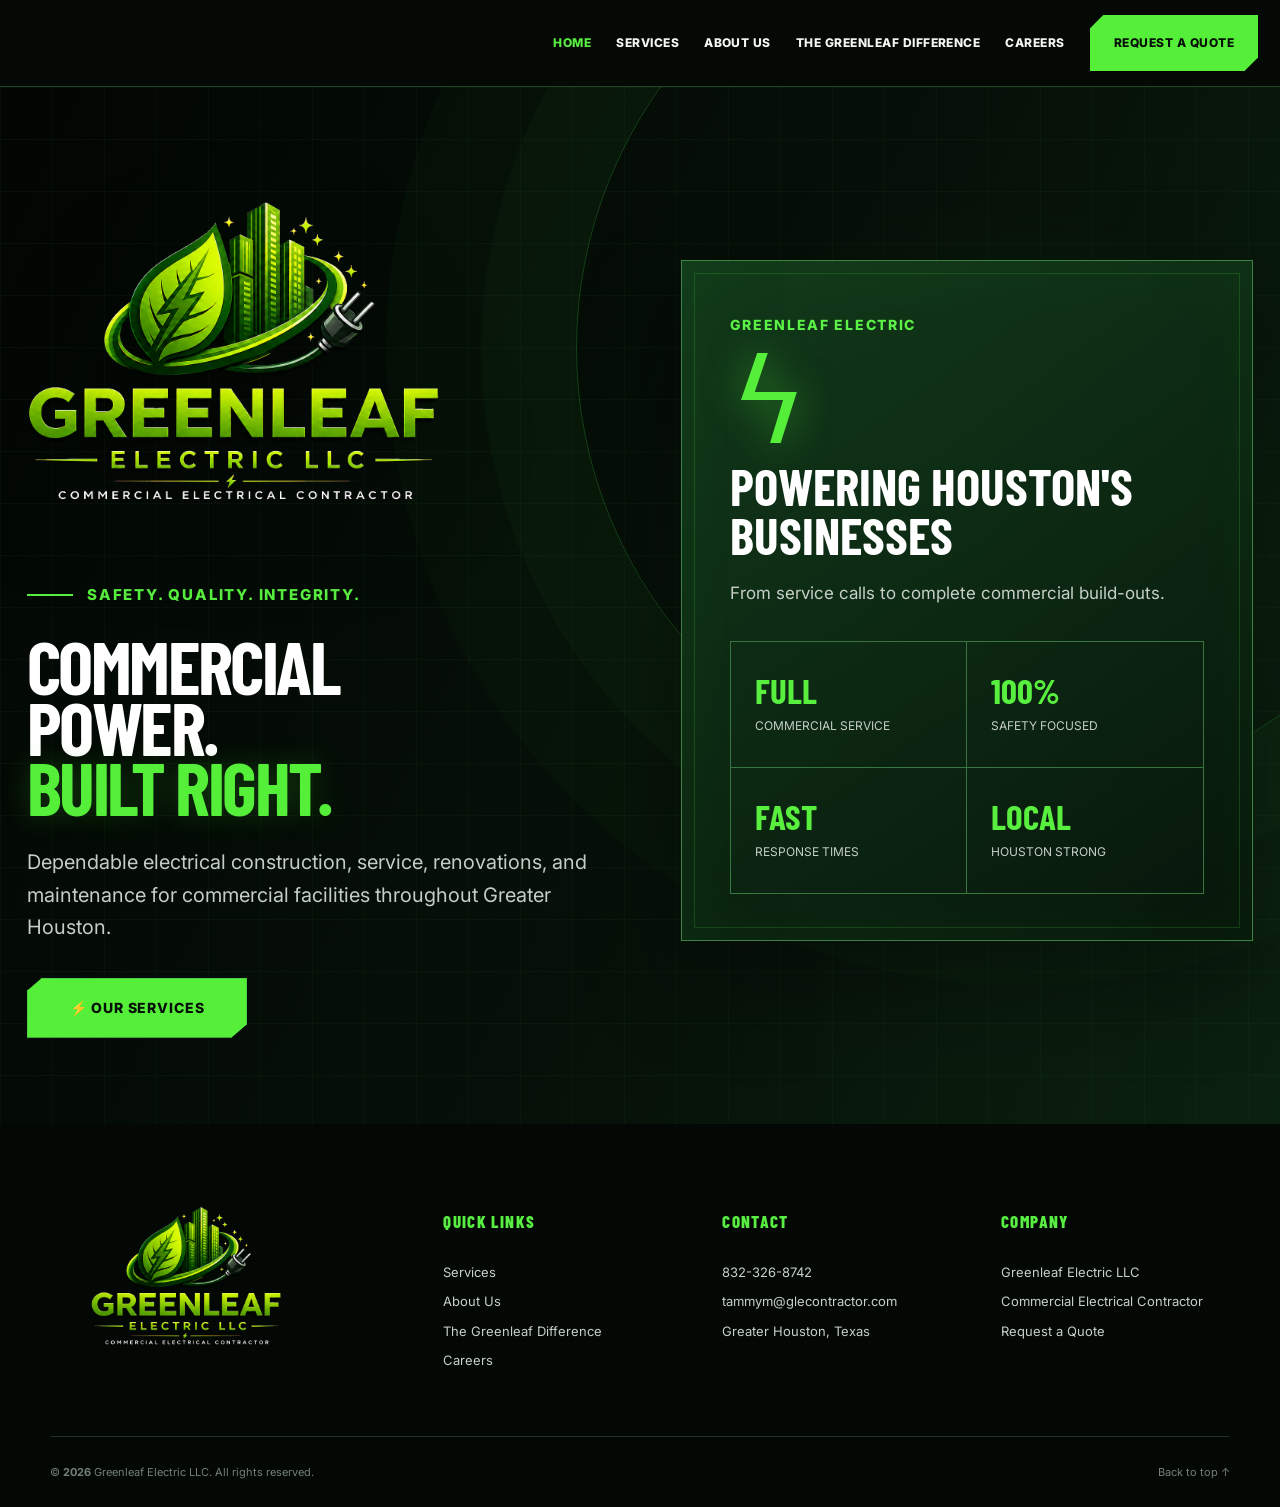
<file: index.html>
<!doctype html>
<html lang="en">
<head>
<meta charset="utf-8">
<meta name="viewport" content="width=device-width,initial-scale=1">
<meta name="theme-color" content="#07110a">
<meta name="description" content="Greenleaf Electric LLC is a commercial electrical contractor serving Houston, Katy, Brookshire, Sealy, and Greater Houston with construction, renovations, service, and maintenance.">
<title>Commercial Electrical Contractor in Houston, TX | Greenleaf Electric LLC</title>
<script type="application/ld+json">
{
  "@context": "https://schema.org",
  "@type": "Electrician",
  "@id": "https://gle-contractor.com/#greenleaf-electric",
  "name": "Greenleaf Electric LLC",
  "url": "https://gle-contractor.com/",
  "logo": "https://gle-contractor.com/greenleaf-logo-transparent.png",
  "image": "https://gle-contractor.com/greenleaf-logo-full.png",
  "description": "Family-owned commercial electrical contractor providing electrical construction, service, renovations, and maintenance throughout Greater Houston and Texas.",
  "foundingDate": "2011",
  "telephone": "+1-832-326-8742",
  "email": "tammym@glecontractor.com",
  "slogan": "Safety. Quality. Integrity.",
  "areaServed": [
    {
      "@type": "City",
      "name": "Houston"
    },
    {
      "@type": "City",
      "name": "Katy"
    },
    {
      "@type": "City",
      "name": "Brookshire"
    },
    {
      "@type": "City",
      "name": "Sealy"
    },
    {
      "@type": "AdministrativeArea",
      "name": "Greater Houston"
    },
    {
      "@type": "State",
      "name": "Texas"
    }
  ],
  "knowsAbout": [
    "Commercial electrical construction",
    "Tenant build-outs",
    "Electrical service and maintenance",
    "Lighting installation and controls",
    "Electrical power distribution",
    "Emergency and backup power"
  ],
  "hasOfferCatalog": {
    "@type": "OfferCatalog",
    "name": "Commercial Electrical Services",
    "itemListElement": [
      {
        "@type": "Offer",
        "itemOffered": {
          "@type": "Service",
          "name": "Commercial Electrical Construction"
        }
      },
      {
        "@type": "Offer",
        "itemOffered": {
          "@type": "Service",
          "name": "Tenant Build-Out Electrical Work"
        }
      },
      {
        "@type": "Offer",
        "itemOffered": {
          "@type": "Service",
          "name": "Electrical Service and Maintenance"
        }
      },
      {
        "@type": "Offer",
        "itemOffered": {
          "@type": "Service",
          "name": "Commercial Lighting and Controls"
        }
      }
    ]
  }
}
</script>
<link rel="canonical" href="https://gle-contractor.com/">
<link rel="preconnect" href="https://fonts.googleapis.com"><link rel="preconnect" href="https://fonts.gstatic.com" crossorigin><link href="https://fonts.googleapis.com/css2?family=Barlow+Condensed:wght@600;700;800&family=Inter:wght@400;500;600;700&display=swap" rel="stylesheet"><link rel="stylesheet" href="styles.css"></head><body id="top">

<header class="site-header">
  <div class="wrap nav">
    <nav class="links">
      <a class="active" href="index.html">Home</a>
      <a href="services.html">Services</a>
      <a href="about.html">About Us</a>
      <a href="safety.html">The Greenleaf Difference</a>
      <a href="careers.html">Careers</a>
      <a href="contact.html" class="quote-link">Request a Quote</a>
    </nav>
  </div>
</header>



<main>
  <section class="reference-hero">
    <div class="reference-grid"></div>
    <div class="reference-rings"></div>

    <div class="reference-inner">
      <div class="reference-copy">
        <a href="index.html" class="home-hero-logo" aria-label="Greenleaf Electric home"><img src="greenleaf-logo-transparent.png" alt="Greenleaf Electric LLC"></a>
        <p class="reference-kicker"><span></span>Safety. Quality. Integrity.</p>
        <h1>Commercial<br>Power.<br><em>Built Right.</em></h1>
        <p class="reference-lead">
          Dependable electrical construction, service, renovations, and maintenance
          for commercial facilities throughout Greater Houston.
        </p>
        <div class="reference-actions">
          <a href="services.html" class="ref-btn ref-primary">⚡ Our Services</a>
        </div>
      </div>

      <div class="reference-card">
        <p class="reference-card-label">Greenleaf Electric</p>
        <div class="reference-bolt">ϟ</div>
        <h2>Powering Houston's<br>Businesses</h2>
        <p class="reference-card-copy">From service calls to complete commercial build-outs.</p>

        <div class="reference-features">
          <a href="services.html"><strong>FULL</strong><span>Commercial Service</span></a>
          <a href="safety.html"><strong>100%</strong><span>Safety Focused</span></a>
          <a href="contact.html"><strong>FAST</strong><span>Response Times</span></a>
          <a href="about.html"><strong>LOCAL</strong><span>Houston Strong</span></a>
        </div>
      </div>
    </div>
  </section>
</main>


<footer>
  <div class="wrap footer-main">
    <a href="index.html" class="footer-logo"><img src="greenleaf-logo-transparent.png" alt="Greenleaf Electric LLC"></a>
    <div><h4>Quick Links</h4><a href="services.html">Services</a><a href="about.html">About Us</a><a href="safety.html">The Greenleaf Difference</a><a href="careers.html">Careers</a></div>
    <div><h4>Contact</h4><a href="tel:+18323268742">832-326-8742</a><a href="mailto:tammym@glecontractor.com">tammym@glecontractor.com</a><span>Greater Houston, Texas</span></div>
    <div><h4>Company</h4><span>Greenleaf Electric LLC</span><span>Commercial Electrical Contractor</span><a href="contact.html">Request a Quote</a></div>
  </div>
  <div class="wrap footer-bottom"><span>© <b id="year"></b> Greenleaf Electric LLC. All rights reserved.</span><a href="#top">Back to top ↑</a></div>
</footer><script src="script.js"></script></body></html>
</file>
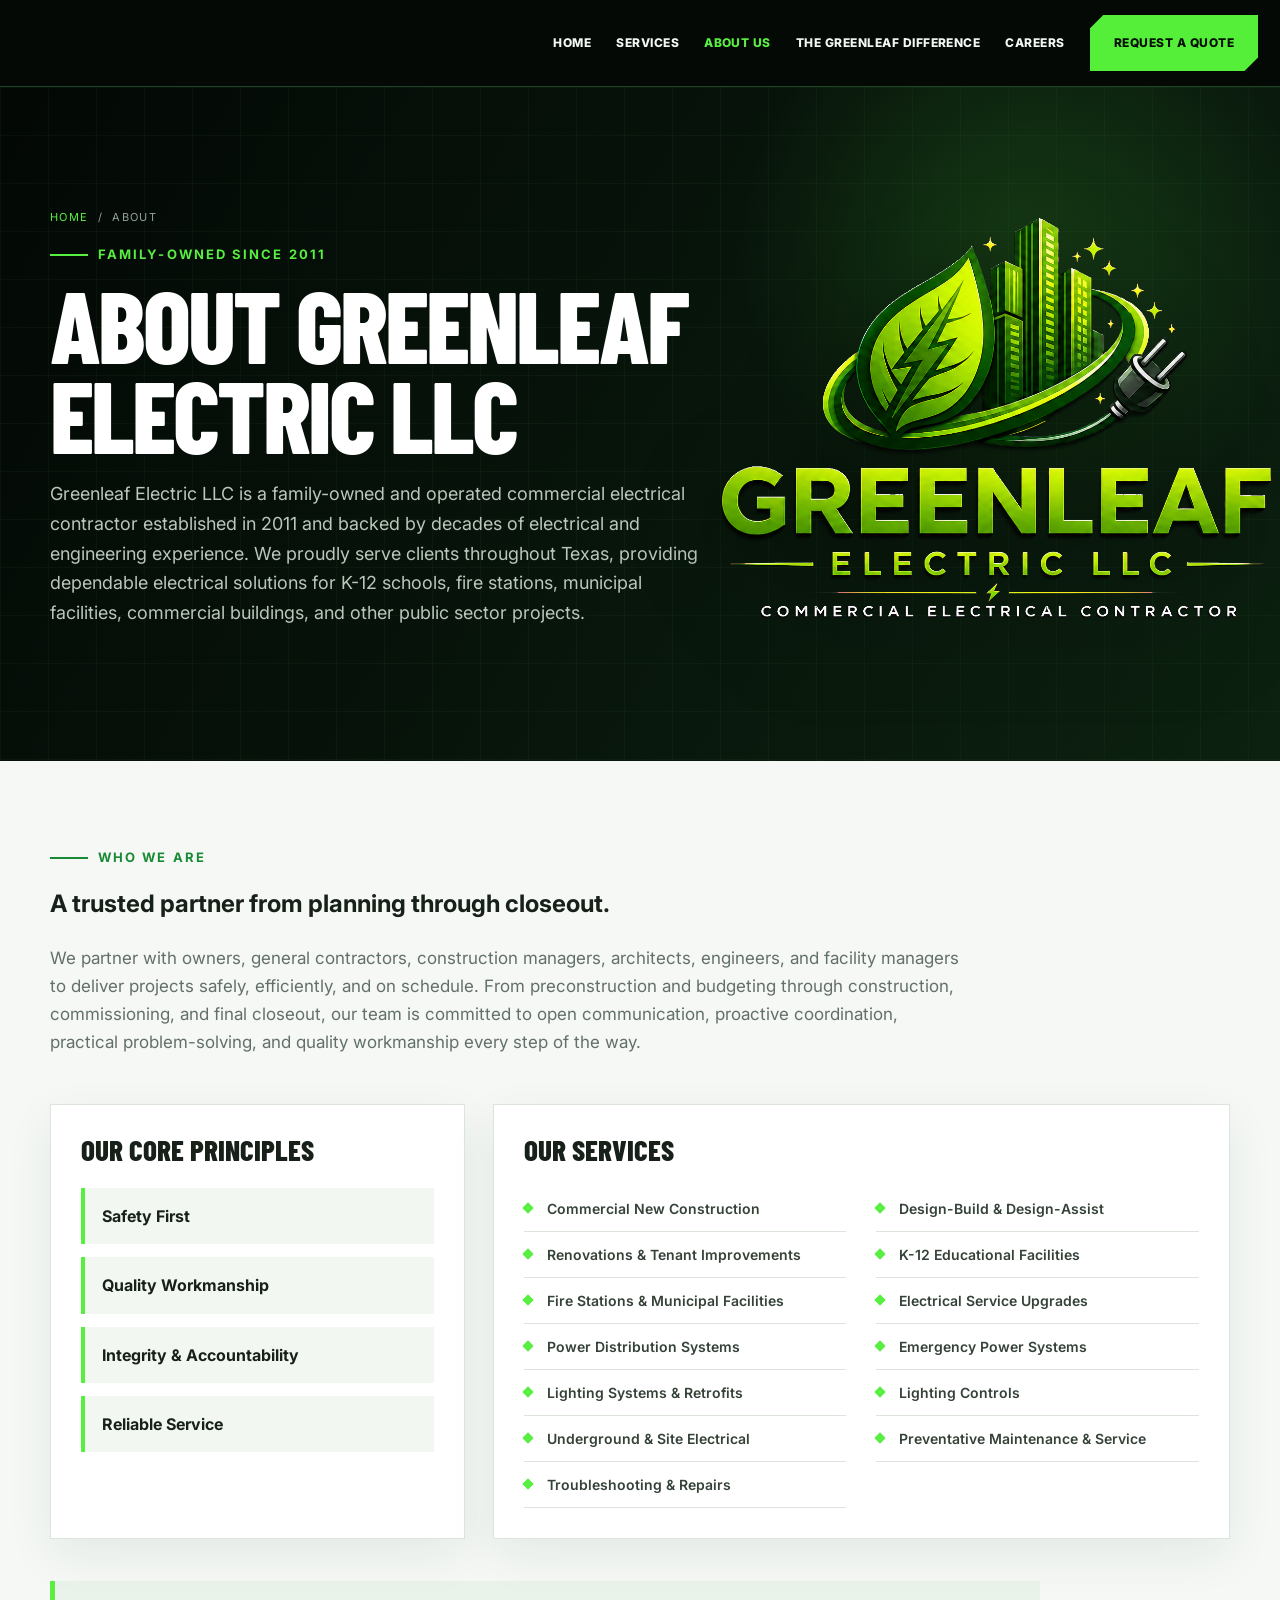
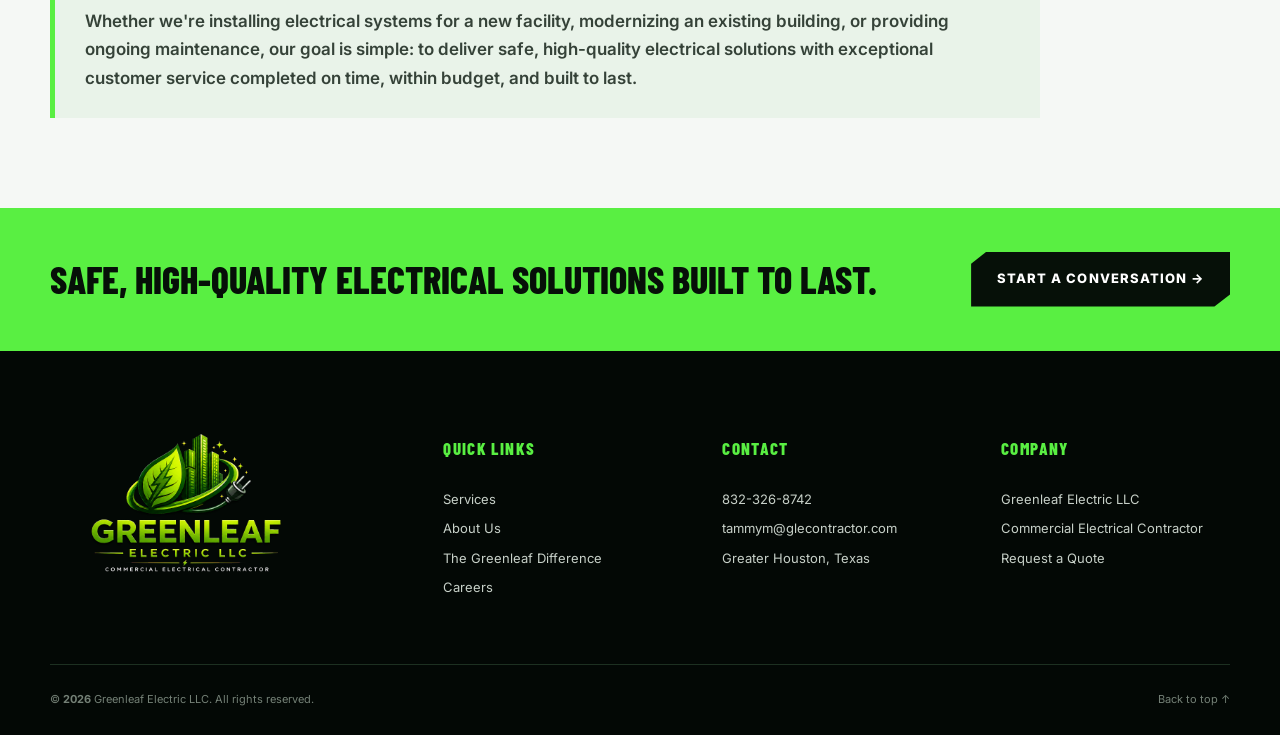
<file: about.html>
<!doctype html>
<html lang="en">
<head>
  <meta charset="utf-8">
  <meta name="viewport" content="width=device-width,initial-scale=1">
  <meta name="theme-color" content="#07110a">
  <meta name="description" content="About Greenleaf Electric LLC, a family-owned commercial electrical contractor serving clients throughout Texas.">
  <title>About Us | Greenleaf Electric LLC</title>
  <link rel="preconnect" href="https://fonts.googleapis.com">
  <link rel="preconnect" href="https://fonts.gstatic.com" crossorigin>
  <link href="https://fonts.googleapis.com/css2?family=Barlow+Condensed:wght@600;700;800&family=Inter:wght@400;500;600;700&display=swap" rel="stylesheet">
  <link rel="stylesheet" href="styles.css">
</head>
<body id="top">
  <div class="topbar">
    <div class="wrap topbar-inner">
      <span>Commercial Electrical Contractor</span>
      <div><a href="tel:+18323268742">Call: 832-326-8742</a><a href="mailto:tammym@glecontractor.com">tammym@glecontractor.com</a></div>
    </div>
  </div>

  <header class="site-header">
    <div class="wrap nav">
      <nav class="links">
        <a data-page="home" href="index.html">Home</a>
        <a data-page="services" href="services.html">Services</a>
        <a data-page="about" class="active" href="about.html">About Us</a>
        <a data-page="safety" href="safety.html">The Greenleaf Difference</a>
        <a data-page="careers" href="careers.html">Careers</a>
        <a data-page="contact" href="contact.html" class="quote-link">Request a Quote</a>
      </nav>
    </div>
  </header>

  <main>
    <section class="page-hero">
      <div class="wrap page-hero-grid">
        <div class="page-hero-copy">
        <div class="breadcrumbs"><a href="index.html">Home</a><span>/</span><span>About</span></div>
        <p class="kicker"><span></span> Family-Owned Since 2011</p>
        <h1>About Greenleaf Electric LLC</h1>
        <p>Greenleaf Electric LLC is a family-owned and operated commercial electrical contractor established in 2011 and backed by decades of electrical and engineering experience. We proudly serve clients throughout Texas, providing dependable electrical solutions for K-12 schools, fire stations, municipal facilities, commercial buildings, and other public sector projects.</p>
        </div>
        <a href="index.html" class="page-hero-logo" aria-label="Greenleaf Electric home"><img src="greenleaf-logo-transparent.png" alt="Greenleaf Electric LLC"></a>
      </div>
    </section>

    <section class="content-section about-story">
      <div class="wrap">
        <div class="about-intro reveal">
          <p class="kicker dark"><span></span> Who We Are</p>
          <h2>A trusted partner from planning through closeout.</h2>
          <p>We partner with owners, general contractors, construction managers, architects, engineers, and facility managers to deliver projects safely, efficiently, and on schedule. From preconstruction and budgeting through construction, commissioning, and final closeout, our team is committed to open communication, proactive coordination, practical problem-solving, and quality workmanship every step of the way.</p>
        </div>

        <div class="about-principles">
          <article class="content-card reveal">
            <h3>Our Core Principles</h3>
            <div class="detail-list"><span>Safety First</span><span>Quality Workmanship</span><span>Integrity &amp; Accountability</span><span>Reliable Service</span></div>
          </article>
          <article class="content-card reveal">
            <h3>Our Services</h3>
            <ul class="about-service-list">
              <li>Commercial New Construction</li>
              <li>Design-Build &amp; Design-Assist</li>
              <li>Renovations &amp; Tenant Improvements</li>
              <li>K-12 Educational Facilities</li>
              <li>Fire Stations &amp; Municipal Facilities</li>
              <li>Electrical Service Upgrades</li>
              <li>Power Distribution Systems</li>
              <li>Emergency Power Systems</li>
              <li>Lighting Systems &amp; Retrofits</li>
              <li>Lighting Controls</li>
              <li>Underground &amp; Site Electrical</li>
              <li>Preventative Maintenance &amp; Service</li>
              <li>Troubleshooting &amp; Repairs</li>
            </ul>
          </article>
        </div>

        <p class="about-closing reveal">Whether we're installing electrical systems for a new facility, modernizing an existing building, or providing ongoing maintenance, our goal is simple: to deliver safe, high-quality electrical solutions with exceptional customer service completed on time, within budget, and built to last.</p>
      </div>
    </section>

    <section class="cta-strip about-cta"><div class="wrap"><h2>Safe, high-quality electrical solutions built to last.</h2><a href="contact.html" class="btn">Start a Conversation &rarr;</a></div></section>
  </main>

  <footer>
    <div class="wrap footer-main">
      <a href="index.html" class="footer-logo"><img src="greenleaf-logo-transparent.png" alt="Greenleaf Electric LLC"></a>
      <div><h4>Quick Links</h4><a href="services.html">Services</a><a href="about.html">About Us</a><a href="safety.html">The Greenleaf Difference</a><a href="careers.html">Careers</a></div>
      <div><h4>Contact</h4><a href="tel:+18323268742">832-326-8742</a><a href="mailto:tammym@glecontractor.com">tammym@glecontractor.com</a><span>Greater Houston, Texas</span></div>
      <div><h4>Company</h4><span>Greenleaf Electric LLC</span><span>Commercial Electrical Contractor</span><a href="contact.html">Request a Quote</a></div>
    </div>
    <div class="wrap footer-bottom"><span>&copy; <b id="year"></b> Greenleaf Electric LLC. All rights reserved.</span><a href="#top">Back to top &uarr;</a></div>
  </footer>
  <script src="script.js"></script>
</body>
</html>
</file>
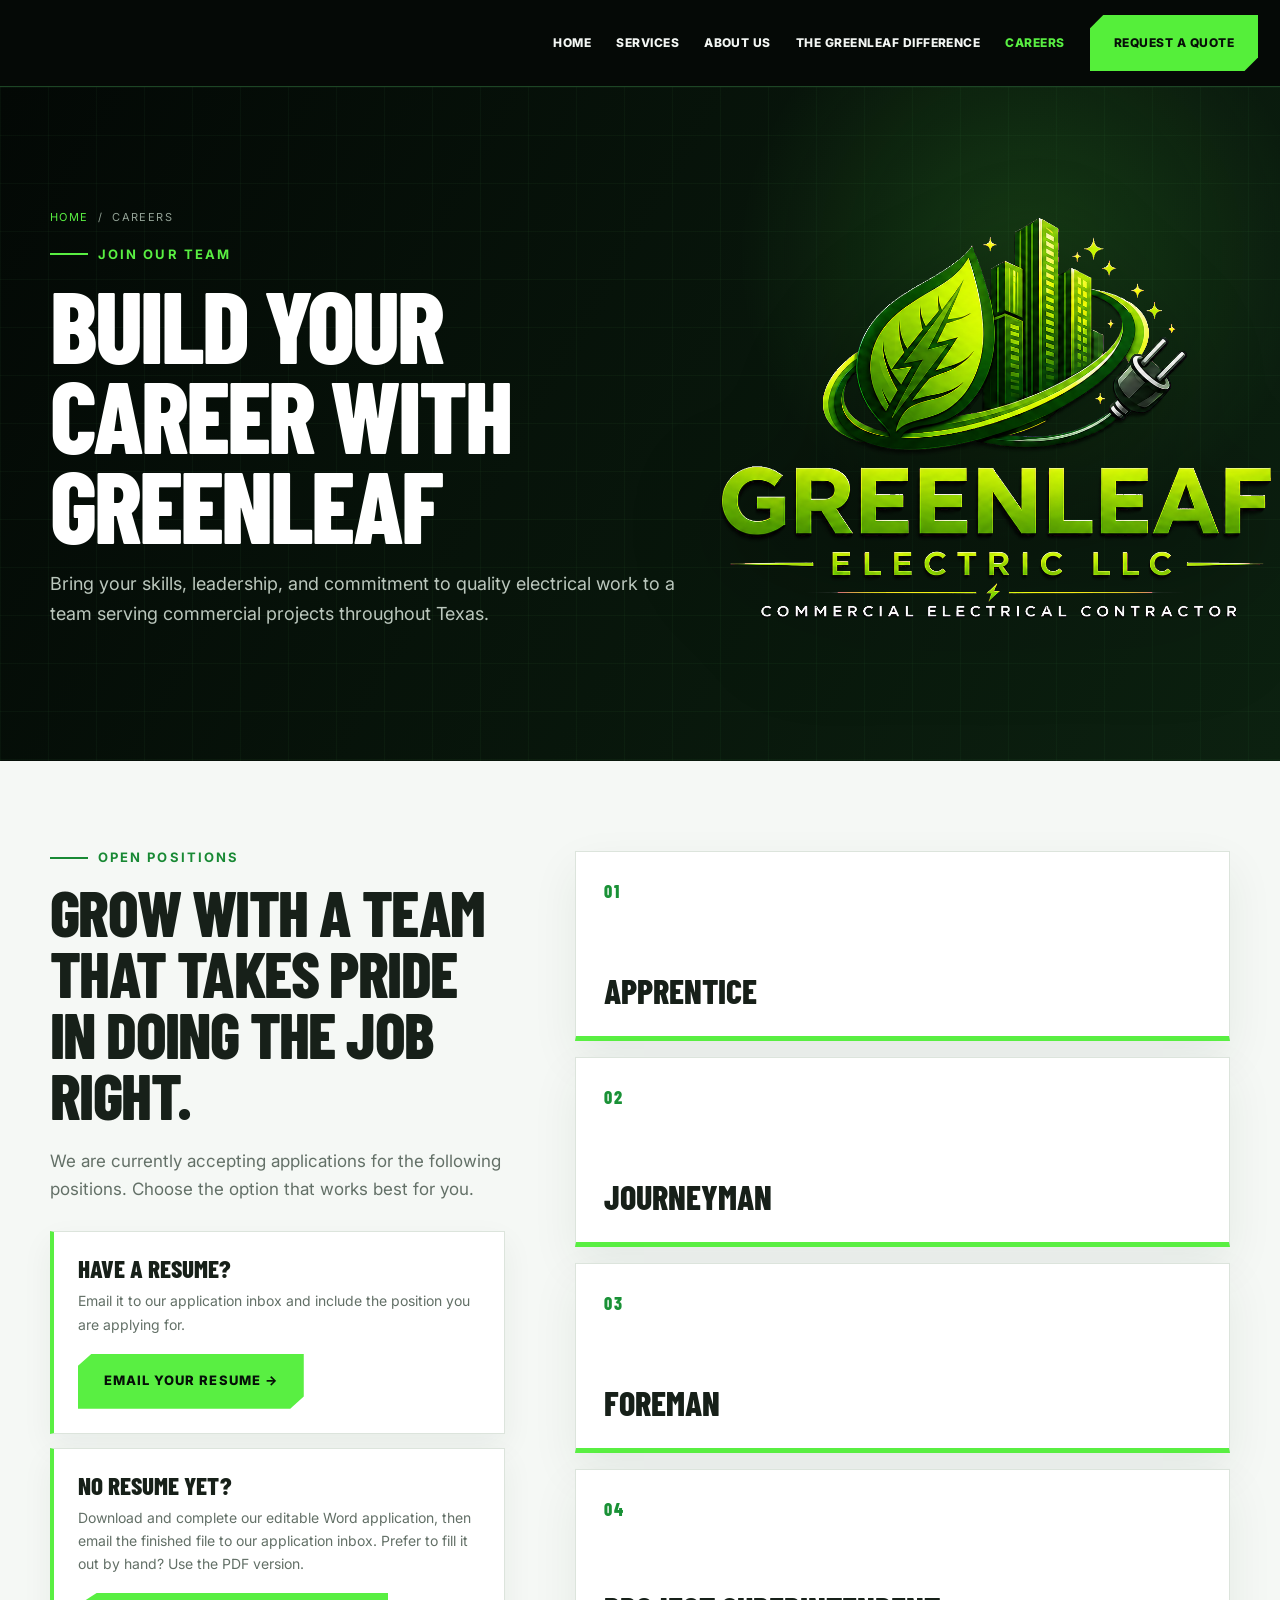
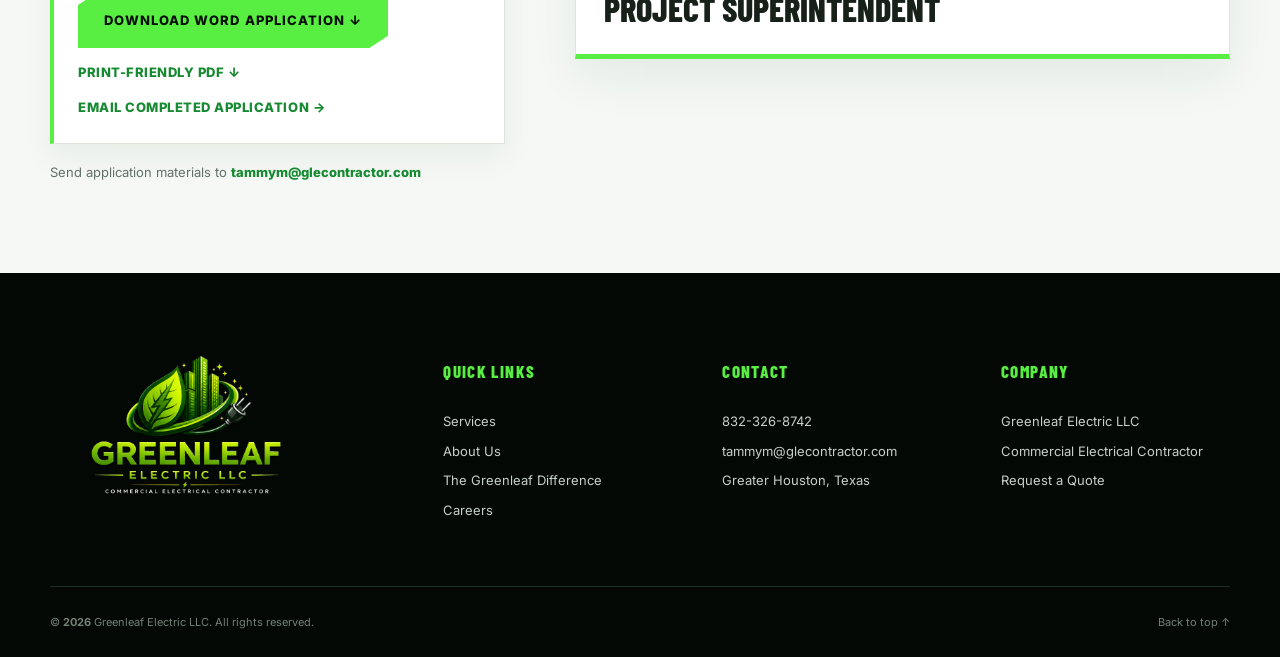
<file: careers.html>
<!doctype html>
<html lang="en">
<head>
  <meta charset="utf-8">
  <meta name="viewport" content="width=device-width,initial-scale=1">
  <meta name="theme-color" content="#07110a">
  <meta name="description" content="Explore open electrical careers with Greenleaf Electric LLC and apply by resume or employment application.">
  <title>Careers | Greenleaf Electric LLC</title>
  <link rel="preconnect" href="https://fonts.googleapis.com">
  <link rel="preconnect" href="https://fonts.gstatic.com" crossorigin>
  <link href="https://fonts.googleapis.com/css2?family=Barlow+Condensed:wght@600;700;800&family=Inter:wght@400;500;600;700&display=swap" rel="stylesheet">
  <link rel="stylesheet" href="styles.css">
</head>
<body id="top">
  <header class="site-header">
    <div class="wrap nav">
      <nav class="links">
        <a data-page="home" href="index.html">Home</a>
        <a data-page="services" href="services.html">Services</a>
        <a data-page="about" href="about.html">About Us</a>
        <a data-page="safety" href="safety.html">The Greenleaf Difference</a>
        <a data-page="careers" class="active" href="careers.html">Careers</a>
        <a data-page="contact" href="contact.html" class="quote-link">Request a Quote</a>
      </nav>
    </div>
  </header>

  <main>
    <section class="page-hero">
      <div class="wrap page-hero-grid">
        <div class="page-hero-copy">
          <div class="breadcrumbs"><a href="index.html">Home</a><span>/</span><span>Careers</span></div>
          <p class="kicker"><span></span> Join Our Team</p>
          <h1>Build your career with Greenleaf</h1>
          <p>Bring your skills, leadership, and commitment to quality electrical work to a team serving commercial projects throughout Texas.</p>
        </div>
        <a href="index.html" class="page-hero-logo" aria-label="Greenleaf Electric home"><img src="greenleaf-logo-transparent.png" alt="Greenleaf Electric LLC"></a>
      </div>
    </section>

    <section class="content-section careers-section">
      <div class="wrap careers-layout">
        <div class="careers-intro">
          <p class="kicker dark"><span></span> Open Positions</p>
          <h2>Grow with a team that takes pride in doing the job right.</h2>
          <p>We are currently accepting applications for the following positions. Choose the option that works best for you.</p>

          <div class="application-options" aria-label="Ways to apply">
            <div class="application-option">
              <h3>Have a resume?</h3>
              <p>Email it to our application inbox and include the position you are applying for.</p>
              <a class="btn careers-email" href="mailto:tammym@glecontractor.com?subject=Greenleaf%20Electric%20Job%20Application">Email Your Resume &rarr;</a>
            </div>
            <div class="application-option">
              <h3>No resume yet?</h3>
              <p>Download and complete our editable Word application, then email the finished file to our application inbox. Prefer to fill it out by hand? Use the PDF version.</p>
              <div class="application-actions">
                <a class="btn application-download" href="Greenleaf%20Electric%20Employment%20Application.docx" download>Download Word Application &darr;</a>
                <a class="application-email-link" href="Greenleaf_Electric_Employment_Packet_3_Page.pdf" download>Print-Friendly PDF &darr;</a>
                <a class="application-email-link" href="mailto:tammym@glecontractor.com?subject=Greenleaf%20Electric%20Completed%20Employment%20Application">Email Completed Application &rarr;</a>
              </div>
            </div>
          </div>
          <p class="careers-email-note">Send application materials to <a href="mailto:tammym@glecontractor.com?subject=Greenleaf%20Electric%20Job%20Application">tammym@glecontractor.com</a></p>
        </div>

        <div class="career-positions" aria-label="Open positions">
          <article class="career-position"><span>01</span><h3>Apprentice</h3></article>
          <article class="career-position"><span>02</span><h3>Journeyman</h3></article>
          <article class="career-position"><span>03</span><h3>Foreman</h3></article>
          <article class="career-position"><span>04</span><h3>Project Superintendent</h3></article>
        </div>
      </div>
    </section>
  </main>

  <footer>
    <div class="wrap footer-main">
      <a href="index.html" class="footer-logo"><img src="greenleaf-logo-transparent.png" alt="Greenleaf Electric LLC"></a>
      <div><h4>Quick Links</h4><a href="services.html">Services</a><a href="about.html">About Us</a><a href="safety.html">The Greenleaf Difference</a><a href="careers.html">Careers</a></div>
      <div><h4>Contact</h4><a href="tel:+18323268742">832-326-8742</a><a href="mailto:tammym@glecontractor.com">tammym@glecontractor.com</a><span>Greater Houston, Texas</span></div>
      <div><h4>Company</h4><span>Greenleaf Electric LLC</span><span>Commercial Electrical Contractor</span><a href="contact.html">Request a Quote</a></div>
    </div>
    <div class="wrap footer-bottom"><span>&copy; <b id="year"></b> Greenleaf Electric LLC. All rights reserved.</span><a href="#top">Back to top &uarr;</a></div>
  </footer>
  <script src="script.js"></script>
</body>
</html>
</file>
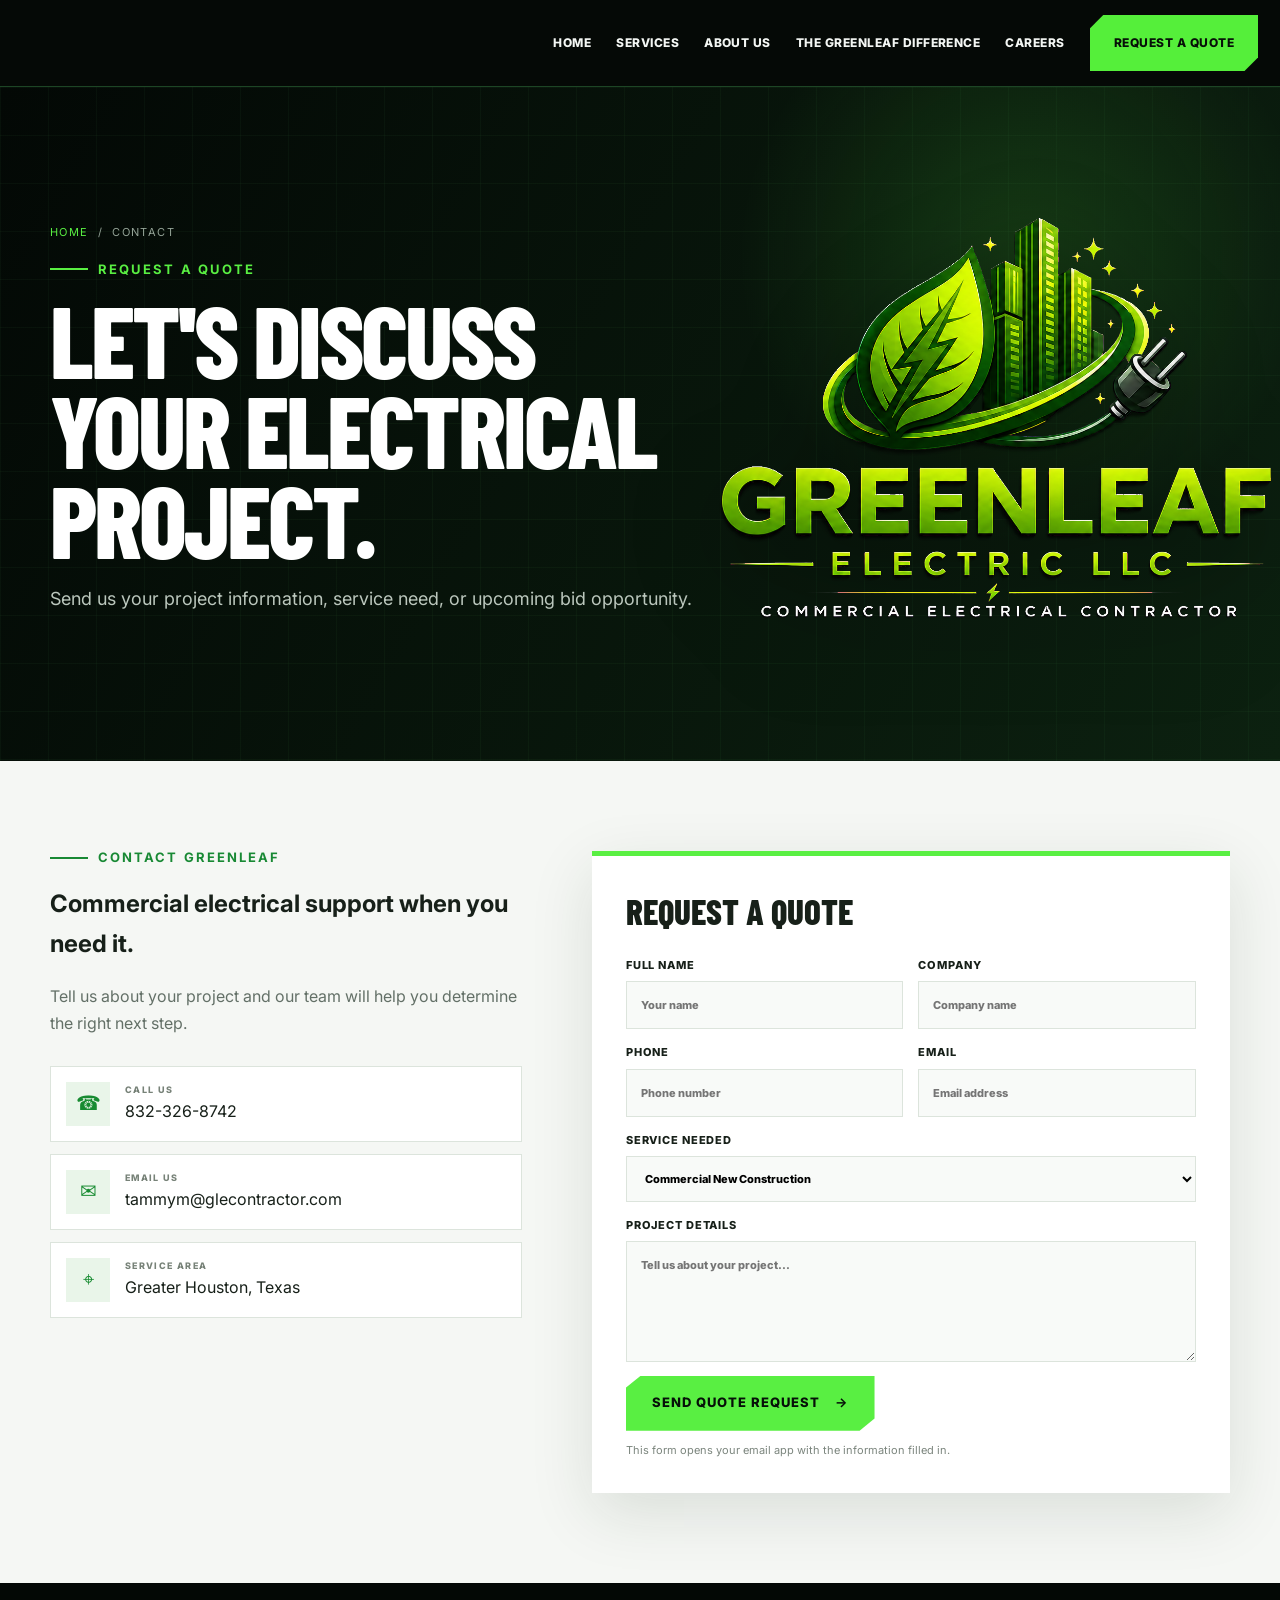
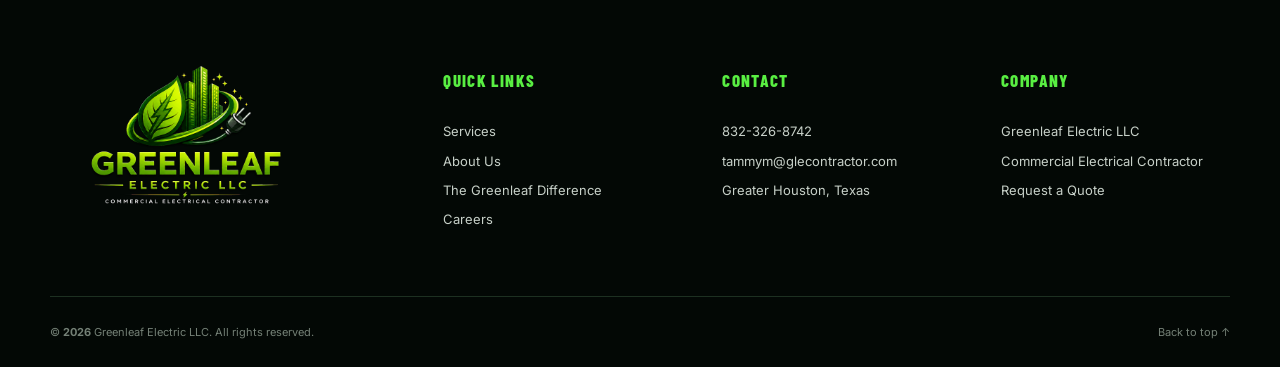
<file: contact.html>
<!doctype html>
<html lang="en">
  <head>
    <meta charset="utf-8" />
    <meta name="viewport" content="width=device-width,initial-scale=1" />
    <meta name="theme-color" content="#07110a" />
    <meta name="description" content="Contact Greenleaf Electric LLC and request a commercial electrical quote." />
    <title>Contact & Quote | Greenleaf Electric LLC</title>
    <link rel="preconnect" href="https://fonts.googleapis.com" />
    <link rel="preconnect" href="https://fonts.gstatic.com" crossorigin />
    <link
      href="https://fonts.googleapis.com/css2?family=Barlow+Condensed:wght@600;700;800&family=Inter:wght@400;500;600;700&display=swap"
      rel="stylesheet"
    />
    <link rel="stylesheet" href="styles.css" />
  </head>
  <body id="top">
    <div class="topbar">
      <div class="wrap topbar-inner">
        <span>Commercial Electrical Contractor</span>
        <div>
          <a href="tel:+18323268742">Call: 832-326-8742</a><a href="mailto:tammym@glecontractor.com">tammym@glecontractor.com</a>
        </div>
      </div>
    </div>
    <header class="site-header">
      <div class="wrap nav">
        <nav class="links">
          <a data-page="home" href="index.html">Home</a>
          <a data-page="services" href="services.html">Services</a>
          <a data-page="about" href="about.html">About Us</a>
          <a data-page="safety" href="safety.html">The Greenleaf Difference</a>
          <a data-page="careers" href="careers.html">Careers</a>
          <a data-page="contact" class="quote-link active" href="contact.html">Request a Quote</a>
        </nav>
      </div>
    </header>
    <main>
      <section class="page-hero">
        <div class="wrap page-hero-grid">
          <div class="page-hero-copy">
          <div class="breadcrumbs"><a href="index.html">Home</a><span>/</span><span>Contact</span></div>
          <p class="kicker"><span></span> Request a Quote</p>
          <h1>Let's discuss your electrical project.</h1>
          <p>Send us your project information, service need, or upcoming bid opportunity.</p>
          </div>
          <a href="index.html" class="page-hero-logo" aria-label="Greenleaf Electric home"><img src="greenleaf-logo-transparent.png" alt="Greenleaf Electric LLC"/></a>
        </div>
      </section>

      <section class="content-section contact">
        <div class="wrap contact-grid">
          <div class="contact-copy reveal">
            <p class="kicker dark"><span></span> Contact Greenleaf</p>
            <h2>Commercial electrical support when you need it.</h2>
            <p>Tell us about your project and our team will help you determine the right next step.</p>
            <div class="contact-links">
              <a href="tel:+18323268742"
                ><i>☎</i><span><small>CALL US</small>832-326-8742</span></a
              ><a href="mailto:tammym@glecontractor.com"
                ><i>✉</i><span><small>EMAIL US</small>tammym@glecontractor.com</span></a
              ><a href="https://maps.google.com/?q=Houston+Texas" target="_blank" rel="noopener"
                ><i>⌖</i><span><small>SERVICE AREA</small>Greater Houston, Texas</span></a
              >
            </div>
          </div>
          <form class="quote-form reveal" id="quoteForm">
            <div class="form-title">REQUEST A QUOTE</div>
            <div class="form-row">
              <label>Full Name<input type="text" name="name" required placeholder="Your name" /></label
              ><label>Company<input type="text" name="company" placeholder="Company name" /></label>
            </div>
            <div class="form-row">
              <label>Phone<input type="tel" name="phone" placeholder="Phone number" /></label
              ><label>Email<input type="email" name="email" required placeholder="Email address" /></label>
            </div>
            <label
              >Service Needed
              <select name="service">
                <option>Commercial New Construction</option>
                <option>Design-Build & Design-Assist</option>
                <option>Renovations & Tenant Improvements</option>
                <option>K-12 Educational Facilities</option>
                <option>Fire Stations & Municipal Facilities</option>
                <option>Electrical Service Upgrades</option>
                <option>Power Distribution Systems</option>
                <option>Emergency Power Systems</option>
                <option>Lighting Systems & Retrofits</option>
                <option>Lighting Controls</option>
                <option>Underground & Site Electrical</option>
                <option>Preventative Maintenance & Service</option>
                <option>Troubleshooting & Repairs</option>
                <option>Other</option>
              </select></label
            >
            <label
              >Project Details<textarea
                name="details"
                rows="5"
                required
                placeholder="Tell us about your project..."
              ></textarea>
            </label>
            <button class="btn primary" type="submit">Send Quote Request <b>→</b></button>
            <p class="form-note">This form opens your email app with the information filled in.</p>
          </form>
        </div>
      </section>
    </main>

    <footer>
      <div class="wrap footer-main">
        <a href="index.html" class="footer-logo"><img src="greenleaf-logo-transparent.png" alt="Greenleaf Electric LLC" /></a>
        <div>
          <h4>Quick Links</h4>
          <a href="services.html">Services</a><a href="about.html">About Us</a
          ><a href="safety.html">The Greenleaf Difference</a><a href="careers.html">Careers</a>
        </div>
        <div>
          <h4>Contact</h4>
          <a href="tel:+18323268742">832-326-8742</a
          ><a href="mailto:tammym@glecontractor.com">tammym@glecontractor.com</a><span>Greater Houston, Texas</span>
        </div>
        <div>
          <h4>Company</h4>
          <span>Greenleaf Electric LLC</span><span>Commercial Electrical Contractor</span
          ><a href="contact.html">Request a Quote</a>
        </div>
      </div>
      <div class="wrap footer-bottom">
        <span>© <b id="year"></b> Greenleaf Electric LLC. All rights reserved.</span><a href="#top">Back to top ↑</a>
      </div>
    </footer>
    <script src="script.js"></script>
  </body>
</html>
</file>
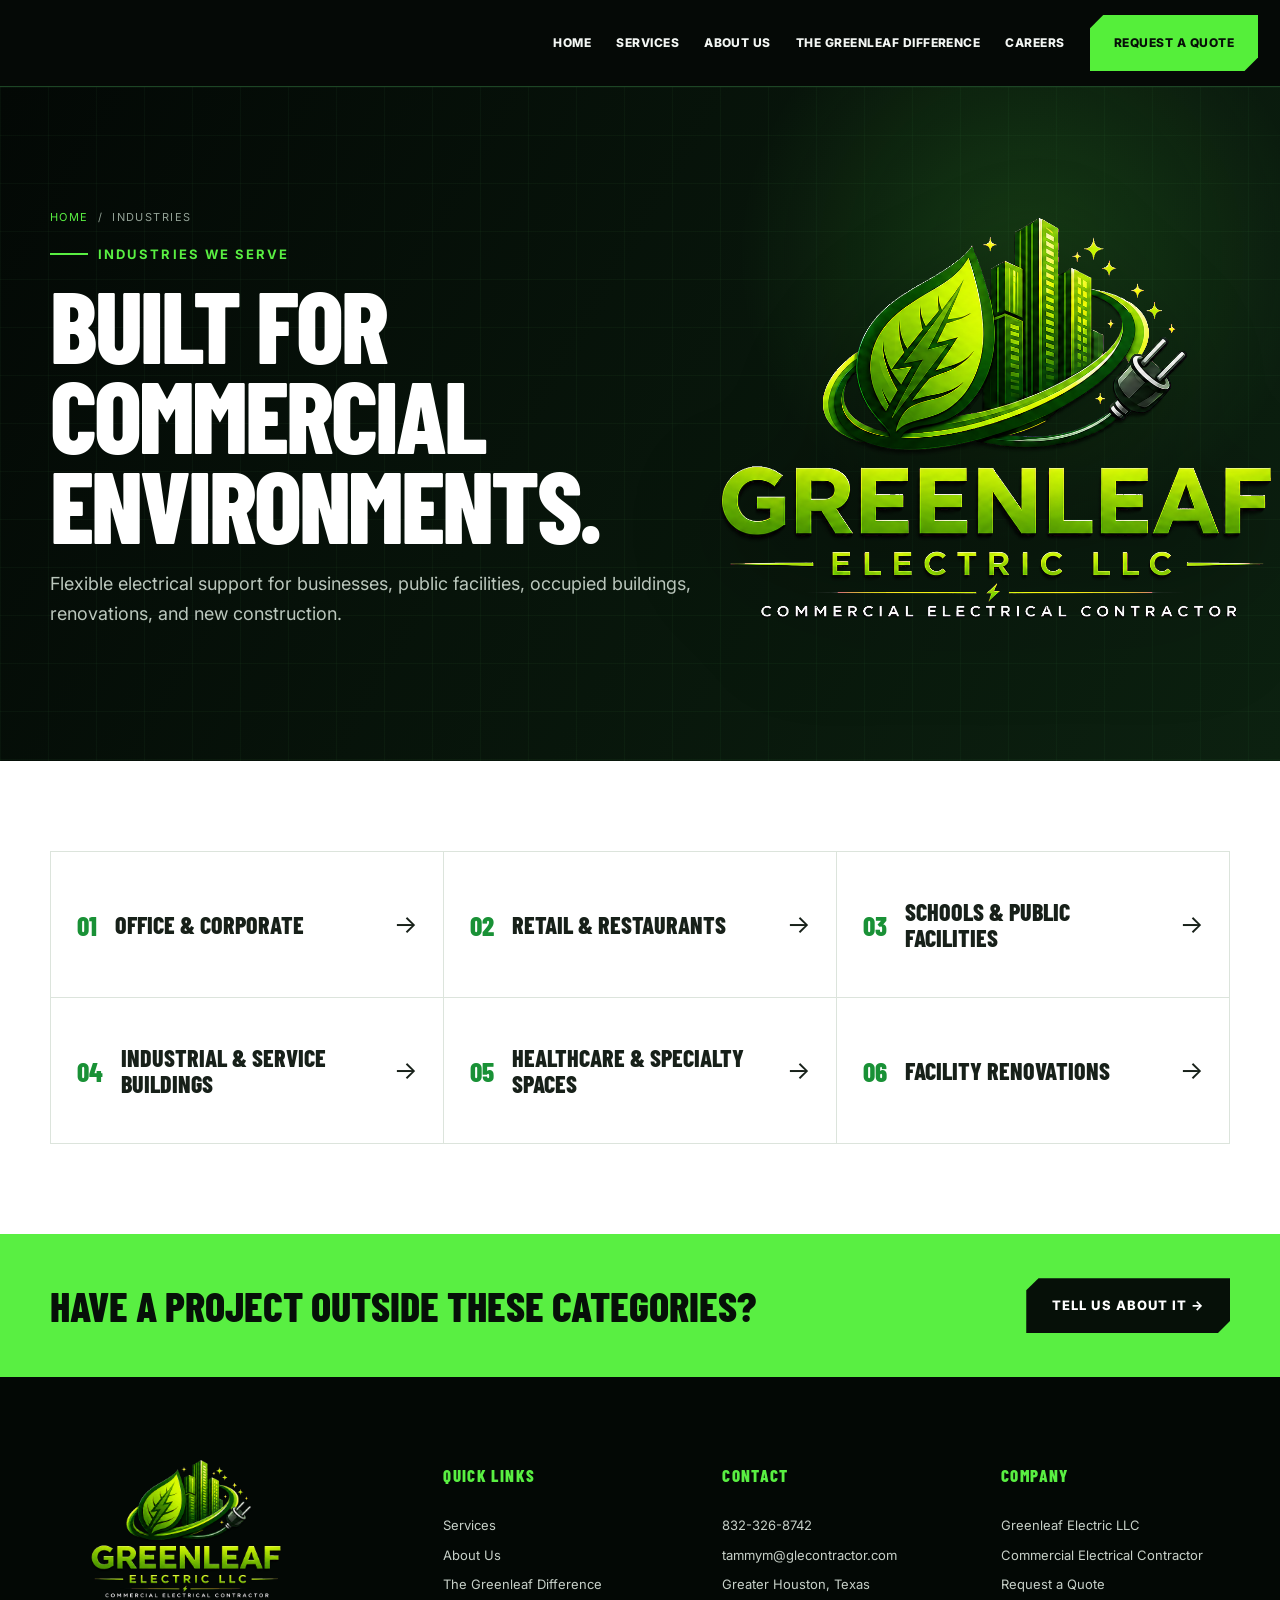
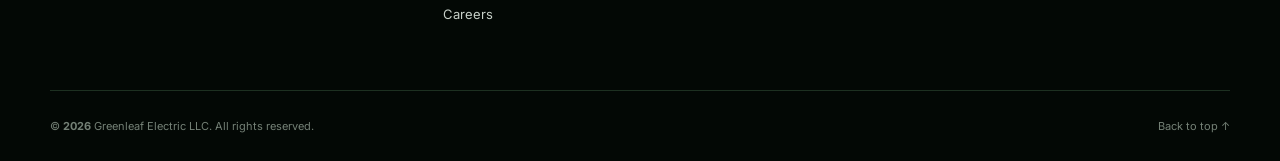
<file: industries.html>
<!doctype html><html lang="en"><head><meta charset="utf-8"><meta name="viewport" content="width=device-width,initial-scale=1"><meta name="theme-color" content="#07110a"><meta name="description" content="Commercial industries served by Greenleaf Electric LLC."><title>Industries | Greenleaf Electric LLC</title><link rel="preconnect" href="https://fonts.googleapis.com"><link rel="preconnect" href="https://fonts.gstatic.com" crossorigin><link href="https://fonts.googleapis.com/css2?family=Barlow+Condensed:wght@600;700;800&family=Inter:wght@400;500;600;700&display=swap" rel="stylesheet"><link rel="stylesheet" href="styles.css"></head><body id="top"><div class="topbar"><div class="wrap topbar-inner"><span>Commercial Electrical Contractor</span><div><a href="tel:+18323268742">Call: 832-326-8742</a><a href="mailto:tammym@glecontractor.com">tammym@glecontractor.com</a></div></div></div>
<header class="site-header">
  <div class="wrap nav">
    <nav class="links">
      <a data-page="home" href="index.html">Home</a>
      <a data-page="services" href="services.html">Services</a>
      <a data-page="about" href="about.html">About Us</a>
      <a data-page="safety" href="safety.html">The Greenleaf Difference</a>
      <a data-page="careers" href="careers.html">Careers</a>
      <a data-page="contact" href="contact.html" class="quote-link">Request a Quote</a>
    </nav>
  </div>
</header><main>
<section class="page-hero"><div class="wrap page-hero-grid"><div class="page-hero-copy"><div class="breadcrumbs"><a href="index.html">Home</a><span>/</span><span>Industries</span></div><p class="kicker"><span></span> Industries We Serve</p><h1>Built for commercial environments.</h1><p>Flexible electrical support for businesses, public facilities, occupied buildings, renovations, and new construction.</p></div><a href="index.html" class="page-hero-logo" aria-label="Greenleaf Electric home"><img src="greenleaf-logo-transparent.png" alt="Greenleaf Electric LLC"></a></div></section>
<section class="content-section"><div class="wrap industry-grid">
<a href="contact.html"><b>01</b><strong>Office & Corporate</strong><span>→</span></a><a href="contact.html"><b>02</b><strong>Retail & Restaurants</strong><span>→</span></a><a href="contact.html"><b>03</b><strong>Schools & Public Facilities</strong><span>→</span></a><a href="contact.html"><b>04</b><strong>Industrial & Service Buildings</strong><span>→</span></a><a href="contact.html"><b>05</b><strong>Healthcare & Specialty Spaces</strong><span>→</span></a><a href="contact.html"><b>06</b><strong>Facility Renovations</strong><span>→</span></a>
</div></section><section class="cta-strip"><div class="wrap"><h2>Have a project outside these categories?</h2><a href="contact.html" class="btn">Tell Us About It →</a></div></section>
</main>
<footer>
  <div class="wrap footer-main">
    <a href="index.html" class="footer-logo"><img src="greenleaf-logo-transparent.png" alt="Greenleaf Electric LLC"></a>
    <div><h4>Quick Links</h4><a href="services.html">Services</a><a href="about.html">About Us</a><a href="safety.html">The Greenleaf Difference</a><a href="careers.html">Careers</a></div>
    <div><h4>Contact</h4><a href="tel:+18323268742">832-326-8742</a><a href="mailto:tammym@glecontractor.com">tammym@glecontractor.com</a><span>Greater Houston, Texas</span></div>
    <div><h4>Company</h4><span>Greenleaf Electric LLC</span><span>Commercial Electrical Contractor</span><a href="contact.html">Request a Quote</a></div>
  </div>
  <div class="wrap footer-bottom"><span>© <b id="year"></b> Greenleaf Electric LLC. All rights reserved.</span><a href="#top">Back to top ↑</a></div>
</footer><script src="script.js"></script></body></html>
</file>
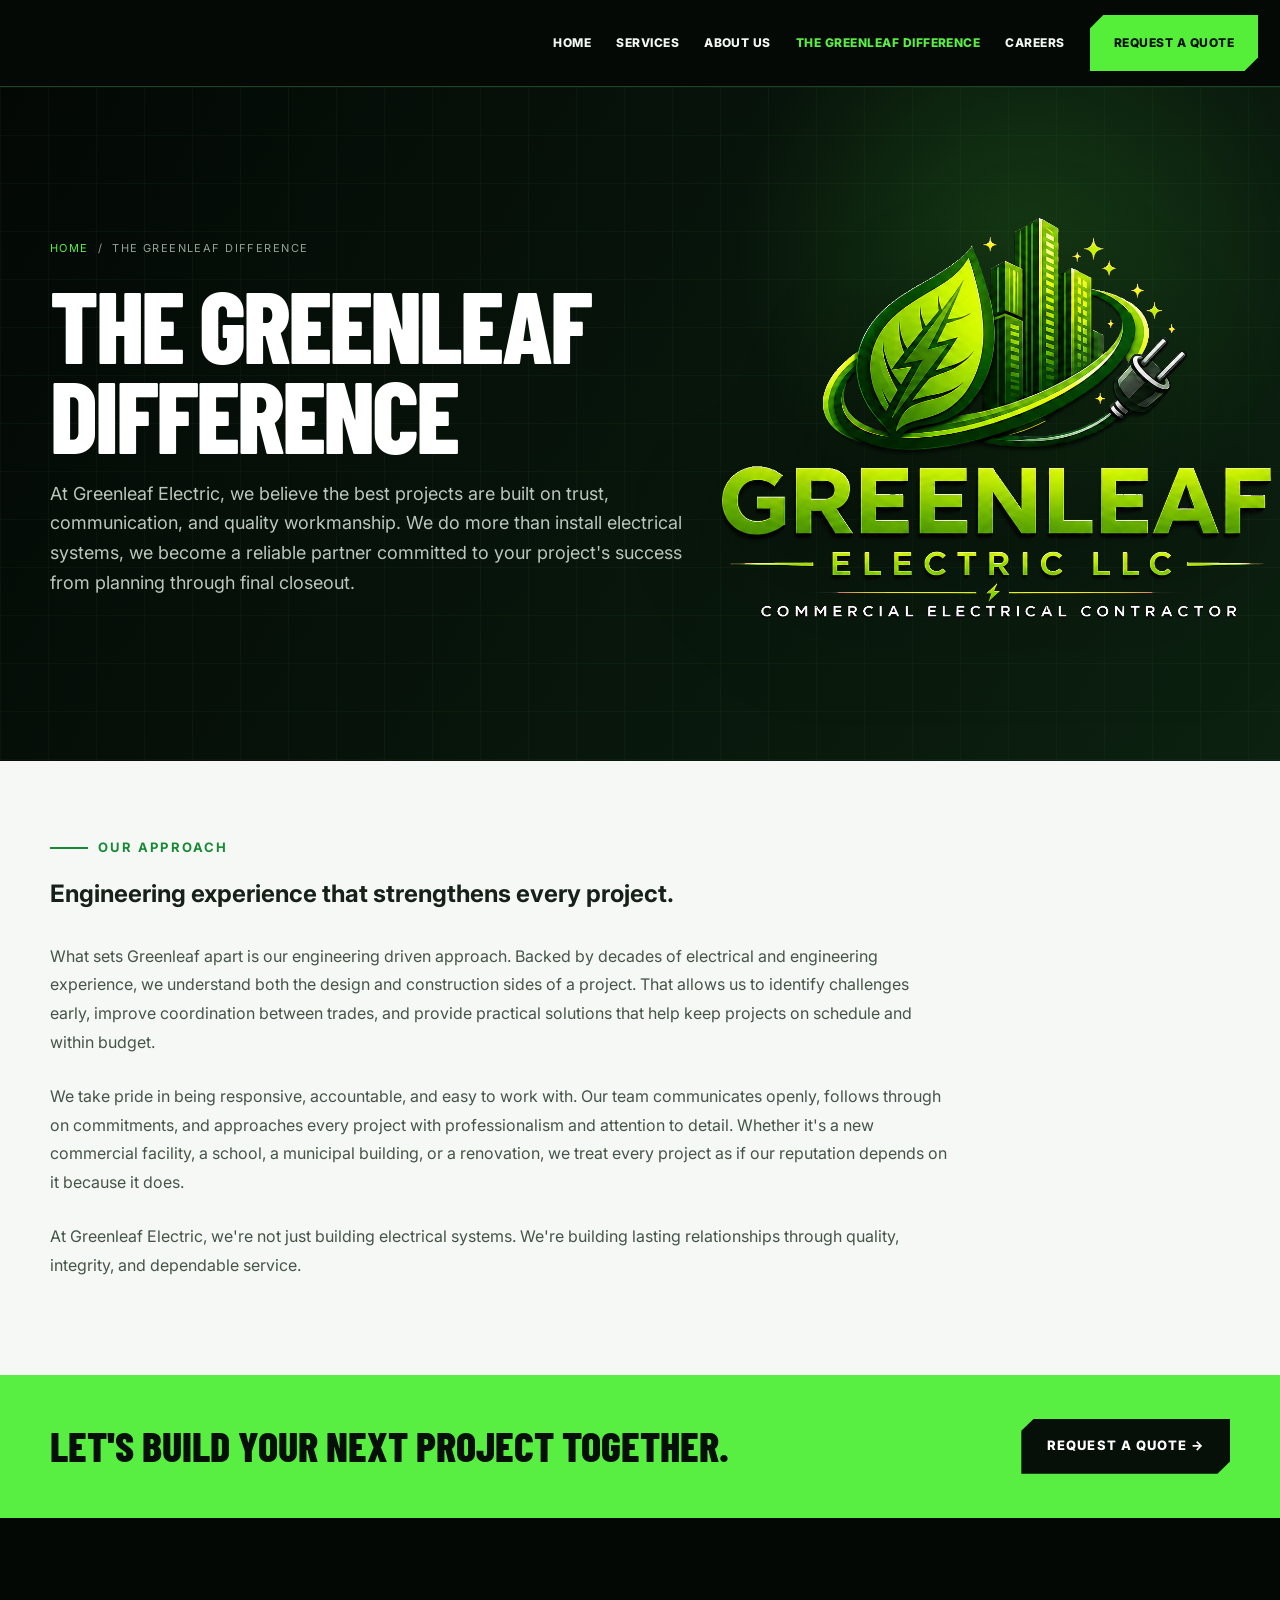
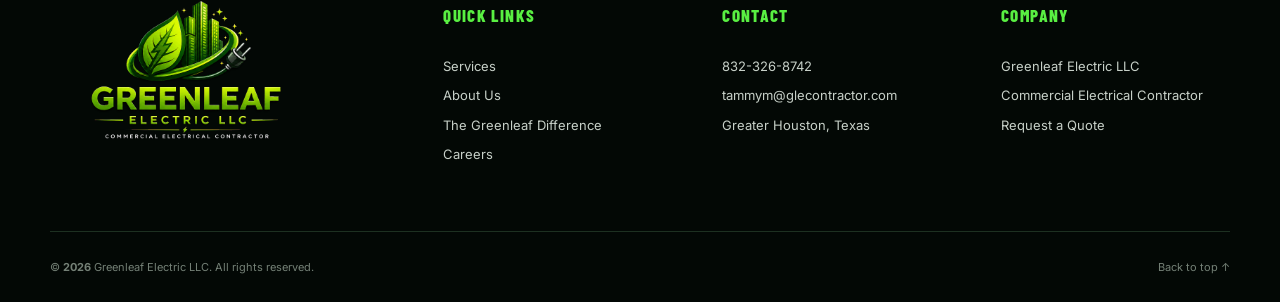
<file: safety.html>
<!doctype html>
<html lang="en">
<head>
  <meta charset="utf-8">
  <meta name="viewport" content="width=device-width,initial-scale=1">
  <meta name="theme-color" content="#07110a">
  <meta name="description" content="Discover the engineering-driven approach, communication, and workmanship behind the Greenleaf difference.">
  <title>The Greenleaf Difference | Greenleaf Electric LLC</title>
  <link rel="preconnect" href="https://fonts.googleapis.com">
  <link rel="preconnect" href="https://fonts.gstatic.com" crossorigin>
  <link href="https://fonts.googleapis.com/css2?family=Barlow+Condensed:wght@600;700;800&family=Inter:wght@400;500;600;700&display=swap" rel="stylesheet">
  <link rel="stylesheet" href="styles.css">
</head>
<body id="top">
  <div class="topbar"><div class="wrap topbar-inner"><span>Commercial Electrical Contractor</span><div><a href="tel:+18323268742">Call: 832-326-8742</a><a href="mailto:tammym@glecontractor.com">tammym@glecontractor.com</a></div></div></div>

  <header class="site-header">
    <div class="wrap nav">
      <nav class="links">
        <a data-page="home" href="index.html">Home</a>
        <a data-page="services" href="services.html">Services</a>
        <a data-page="about" href="about.html">About Us</a>
        <a data-page="safety" class="active" href="safety.html">The Greenleaf Difference</a>
        <a data-page="careers" href="careers.html">Careers</a>
        <a data-page="contact" href="contact.html" class="quote-link">Request a Quote</a>
      </nav>
    </div>
  </header>

  <main>
    <section class="page-hero">
      <div class="wrap page-hero-grid">
        <div class="page-hero-copy">
        <div class="breadcrumbs"><a href="index.html">Home</a><span>/</span><span>The Greenleaf Difference</span></div>
        <h1>The Greenleaf Difference</h1>
        <p>At Greenleaf Electric, we believe the best projects are built on trust, communication, and quality workmanship. We do more than install electrical systems, we become a reliable partner committed to your project's success from planning through final closeout.</p>
        </div>
        <a href="index.html" class="page-hero-logo" aria-label="Greenleaf Electric home"><img src="greenleaf-logo-transparent.png" alt="Greenleaf Electric LLC"></a>
      </div>
    </section>

    <section class="difference-plain">
      <div class="wrap difference-plain-inner">
        <p class="kicker dark"><span></span> Our Approach</p>
        <h2>Engineering experience that strengthens every project.</h2>
        <p>What sets Greenleaf apart is our engineering driven approach. Backed by decades of electrical and engineering experience, we understand both the design and construction sides of a project. That allows us to identify challenges early, improve coordination between trades, and provide practical solutions that help keep projects on schedule and within budget.</p>
        <p>We take pride in being responsive, accountable, and easy to work with. Our team communicates openly, follows through on commitments, and approaches every project with professionalism and attention to detail. Whether it's a new commercial facility, a school, a municipal building, or a renovation, we treat every project as if our reputation depends on it because it does.</p>
        <p>At Greenleaf Electric, we're not just building electrical systems. We're building lasting relationships through quality, integrity, and dependable service.</p>
      </div>
    </section>

    <section class="cta-strip"><div class="wrap"><h2>Let's build your next project together.</h2><a href="contact.html" class="btn">Request a Quote &rarr;</a></div></section>
  </main>

  <footer>
    <div class="wrap footer-main">
      <a href="index.html" class="footer-logo"><img src="greenleaf-logo-transparent.png" alt="Greenleaf Electric LLC"></a>
      <div><h4>Quick Links</h4><a href="services.html">Services</a><a href="about.html">About Us</a><a href="safety.html">The Greenleaf Difference</a><a href="careers.html">Careers</a></div>
      <div><h4>Contact</h4><a href="tel:+18323268742">832-326-8742</a><a href="mailto:tammym@glecontractor.com">tammym@glecontractor.com</a><span>Greater Houston, Texas</span></div>
      <div><h4>Company</h4><span>Greenleaf Electric LLC</span><span>Commercial Electrical Contractor</span><a href="contact.html">Request a Quote</a></div>
    </div>
    <div class="wrap footer-bottom"><span>&copy; <b id="year"></b> Greenleaf Electric LLC. All rights reserved.</span><a href="#top">Back to top &uarr;</a></div>
  </footer>
  <script src="script.js"></script>
</body>
</html>
</file>
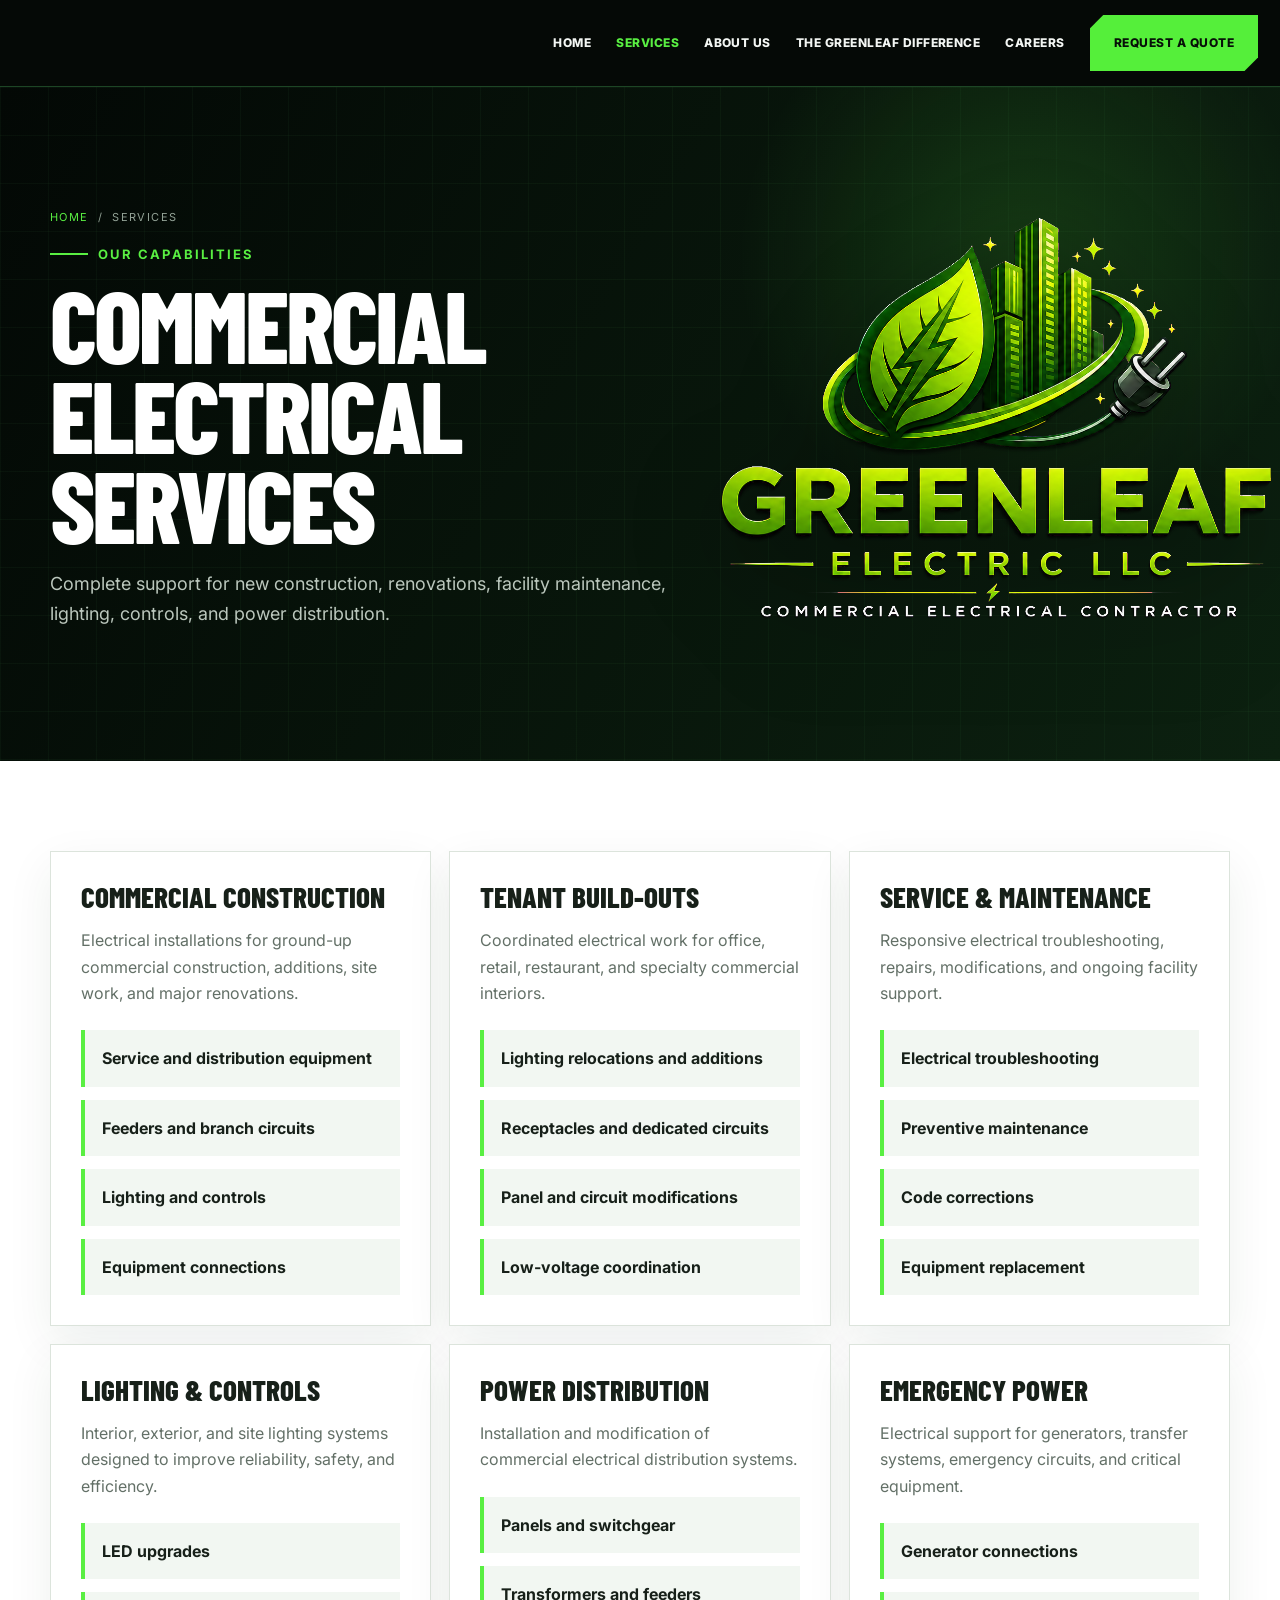
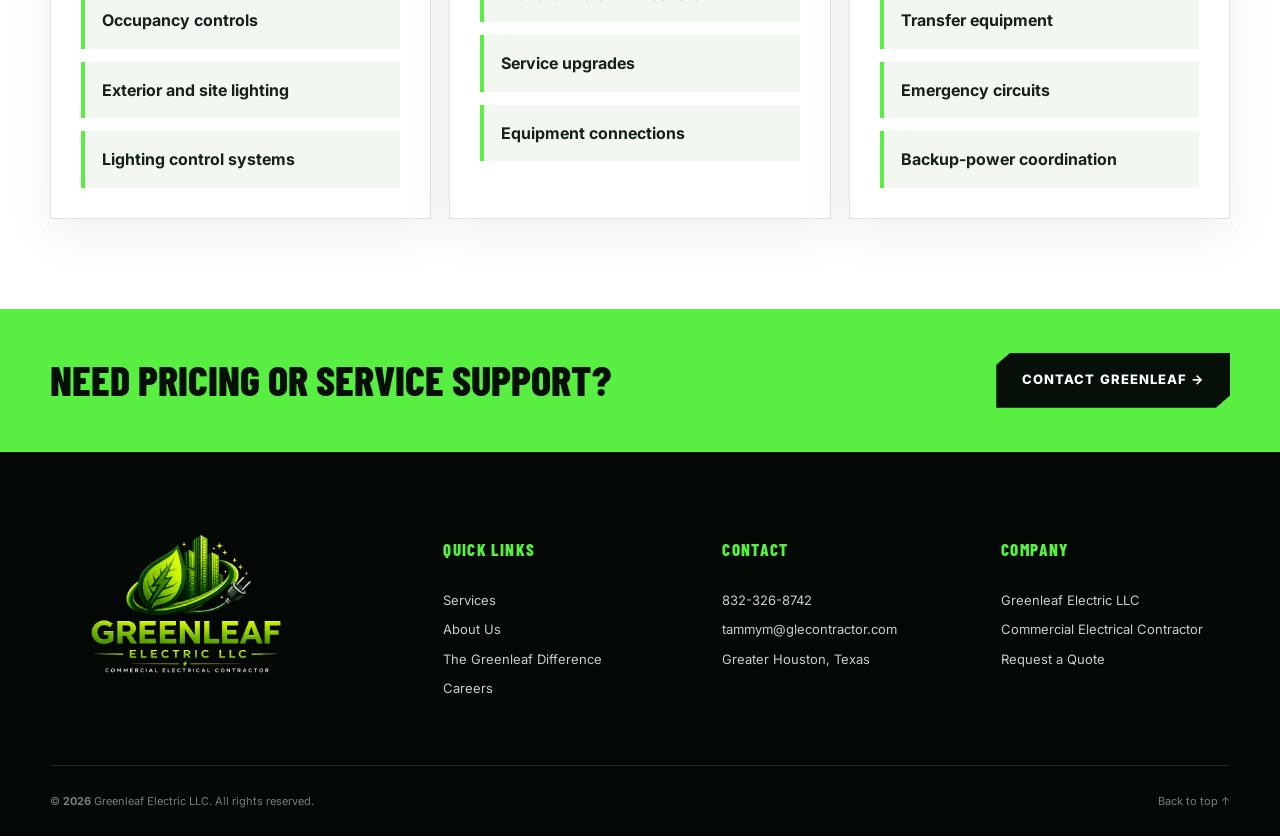
<file: services.html>
<!doctype html>
<html lang="en">
  <head>
    <meta charset="utf-8" />
    <meta name="viewport" content="width=device-width,initial-scale=1" />
    <meta name="theme-color" content="#07110a" />
    <meta
      name="description"
      content="Commercial electrical construction, service, lighting, maintenance, and power distribution."
    />
    <title>Electrical Services | Greenleaf Electric LLC</title>
    <link rel="preconnect" href="https://fonts.googleapis.com" />
    <link rel="preconnect" href="https://fonts.gstatic.com" crossorigin />
    <link
      href="https://fonts.googleapis.com/css2?family=Barlow+Condensed:wght@600;700;800&family=Inter:wght@400;500;600;700&display=swap"
      rel="stylesheet"
    />
    <link rel="stylesheet" href="styles.css" />
  </head>
  <body id="top">
    <div class="topbar">
      <div class="wrap topbar-inner">
        <span>Commercial Electrical Contractor</span>
        <div>
          <a href="tel:+18323268742">Call: 832-326-8742</a><a href="mailto:tammym@glecontractor.com">tammym@glecontractor.com</a>
        </div>
      </div>
    </div>
    <header class="site-header">
      <div class="wrap nav">
        <nav class="links">
          <a data-page="home" href="index.html">Home</a>
          <a data-page="services" class="active" href="services.html">Services</a>
          <a data-page="about" href="about.html">About Us</a>
          <a data-page="safety" href="safety.html">The Greenleaf Difference</a>
          <a data-page="careers" href="careers.html">Careers</a>
          <a data-page="contact" href="contact.html" class="quote-link">Request a Quote</a>
        </nav>
      </div>
    </header>
    <main>
      <section class="page-hero">
        <div class="wrap page-hero-grid">
          <div class="page-hero-copy">
          <div class="breadcrumbs"><a href="index.html">Home</a><span>/</span><span>Services</span></div>
          <p class="kicker"><span></span> Our Capabilities</p>
          <h1>Commercial electrical services</h1>
          <p>
            Complete support for new construction, renovations, facility maintenance, lighting, controls, and power
            distribution.
          </p>
          </div>
          <a href="index.html" class="page-hero-logo" aria-label="Greenleaf Electric home"><img src="greenleaf-logo-transparent.png" alt="Greenleaf Electric LLC"/></a>
        </div>
      </section>
      <section class="content-section">
        <div class="wrap service-grid">
          <div class="content-card reveal" id="construction">
            <h3>Commercial Construction</h3>
            <p>
              Electrical installations for ground-up commercial construction, additions, site work, and major
              renovations.
            </p>
            <div class="detail-list">
              <span>Service and distribution equipment</span><span>Feeders and branch circuits</span
              ><span>Lighting and controls</span><span>Equipment connections</span>
            </div>
          </div>
          <div class="content-card reveal" id="buildouts">
            <h3>Tenant Build-Outs</h3>
            <p>Coordinated electrical work for office, retail, restaurant, and specialty commercial interiors.</p>
            <div class="detail-list">
              <span>Lighting relocations and additions</span><span>Receptacles and dedicated circuits</span
              ><span>Panel and circuit modifications</span><span>Low-voltage coordination</span>
            </div>
          </div>
          <div class="content-card reveal" id="maintenance">
            <h3>Service & Maintenance</h3>
            <p>Responsive electrical troubleshooting, repairs, modifications, and ongoing facility support.</p>
            <div class="detail-list">
              <span>Electrical troubleshooting</span><span>Preventive maintenance</span><span>Code corrections</span
              ><span>Equipment replacement</span>
            </div>
          </div>
          <div class="content-card reveal">
            <h3>Lighting & Controls</h3>
            <p>
              Interior, exterior, and site lighting systems designed to improve reliability, safety, and efficiency.
            </p>
            <div class="detail-list">
              <span>LED upgrades</span><span>Occupancy controls</span><span>Exterior and site lighting</span
              ><span>Lighting control systems</span>
            </div>
          </div>
          <div class="content-card reveal">
            <h3>Power Distribution</h3>
            <p>Installation and modification of commercial electrical distribution systems.</p>
            <div class="detail-list">
              <span>Panels and switchgear</span><span>Transformers and feeders</span><span>Service upgrades</span
              ><span>Equipment connections</span>
            </div>
          </div>
          <div class="content-card reveal">
            <h3>Emergency Power</h3>
            <p>Electrical support for generators, transfer systems, emergency circuits, and critical equipment.</p>
            <div class="detail-list">
              <span>Generator connections</span><span>Transfer equipment</span><span>Emergency circuits</span
              ><span>Backup-power coordination</span>
            </div>
          </div>
        </div>
      </section>
      <section class="cta-strip">
        <div class="wrap">
          <h2>Need pricing or service support?</h2>
          <a href="contact.html" class="btn">Contact Greenleaf →</a>
        </div>
      </section>
    </main>
    <footer>
      <div class="wrap footer-main">
        <a href="index.html" class="footer-logo"><img src="greenleaf-logo-transparent.png" alt="Greenleaf Electric LLC" /></a>
        <div>
          <h4>Quick Links</h4>
          <a href="services.html">Services</a><a href="about.html">About Us</a
          ><a href="safety.html">The Greenleaf Difference</a><a href="careers.html">Careers</a>
        </div>
        <div>
          <h4>Contact</h4>
          <a href="tel:+18323268742">832-326-8742</a
          ><a href="mailto:tammym@glecontractor.com">tammym@glecontractor.com</a><span>Greater Houston, Texas</span>
        </div>
        <div>
          <h4>Company</h4>
          <span>Greenleaf Electric LLC</span><span>Commercial Electrical Contractor</span
          ><a href="contact.html">Request a Quote</a>
        </div>
      </div>
      <div class="wrap footer-bottom">
        <span>© <b id="year"></b> Greenleaf Electric LLC. All rights reserved.</span><a href="#top">Back to top ↑</a>
      </div>
    </footer>
    <script src="script.js"></script>
  </body>
</html>
</file>
<file: styles.css>
:root{
 --black:#061008;--black2:#0a160d;--black3:#101e13;--green:#59ef42;--green2:#1fcf45;
 --lime:#aaff3d;--white:#fff;--paper:#f5f7f4;--text:#172019;--muted:#637067;--border:#dce4dc;
}
*{box-sizing:border-box}html{scroll-behavior:smooth}body{margin:0;font-family:Inter,Arial,sans-serif;color:var(--text);background:white;line-height:1.65}
a{text-decoration:none;color:inherit}img{display:block;max-width:100%}button,input,textarea,select{font:inherit}.wrap{width:min(1180px,calc(100% - 40px));margin:auto}
.topbar{background:#020704;color:#aeb9b0;font-size:12px;border-bottom:1px solid #18321e}.topbar-inner{min-height:36px;display:flex;justify-content:space-between;align-items:center}.topbar-inner div{display:flex;gap:26px}.topbar a:hover{color:var(--green)}
.site-header{position:sticky;top:0;z-index:50;background:rgba(6,16,8,.96);backdrop-filter:blur(14px);border-bottom:1px solid #18321e}.nav{height:88px;display:flex;align-items:center;justify-content:space-between;gap:24px}.brand{width:315px}.links{display:flex;align-items:center;gap:28px}.links a{color:#dfe7e0;font-size:13px;font-weight:700;text-transform:uppercase;letter-spacing:.07em}.links a:hover{color:var(--green)}.quote-link{padding:13px 18px;background:var(--green);color:#061008!important;clip-path:polygon(7% 0,100% 0,100% 76%,93% 100%,0 100%,0 24%)}
.menu{display:none;background:none;border:0}.menu span{display:block;width:28px;height:2px;background:white;margin:6px}
.hero{min-height:760px;position:relative;overflow:hidden;background:radial-gradient(circle at 75% 35%,rgba(67,238,67,.16),transparent 26%),linear-gradient(120deg,#030805 0%,#07120a 55%,#0c2010 100%);color:white}.hero:before{content:"";position:absolute;right:-8%;top:-7%;width:53vw;height:53vw;border:1px solid rgba(89,239,66,.25);border-radius:50%;box-shadow:0 0 0 50px rgba(89,239,66,.025),0 0 0 100px rgba(89,239,66,.018)}.grid-overlay{position:absolute;inset:0;background-image:linear-gradient(rgba(73,160,83,.06) 1px,transparent 1px),linear-gradient(90deg,rgba(73,160,83,.06) 1px,transparent 1px);background-size:48px 48px;mask-image:linear-gradient(to right,black,transparent 90%)}.hero-content{position:relative;min-height:760px;display:grid;grid-template-columns:1.08fr .92fr;align-items:center;gap:80px;padding:90px 0}.kicker{margin:0 0 18px;color:var(--green);font:700 13px/1 Inter;text-transform:uppercase;letter-spacing:.16em;display:flex;align-items:center;gap:10px}.kicker span{width:38px;height:2px;background:var(--green)}.kicker.dark{color:#188934}.kicker.dark span{background:#188934}.hero h1,.section h2{font-family:"Barlow Condensed",sans-serif;text-transform:uppercase;letter-spacing:-.025em}.hero h1{font-size:clamp(62px,8.6vw,118px);line-height:.82;margin:0 0 30px}.hero h1 em{font-style:normal;color:var(--green);text-shadow:0 0 28px rgba(89,239,66,.23)}.lead{font-size:19px;color:#bdc8bf;max-width:690px}.buttons{display:flex;flex-wrap:wrap;gap:14px;margin:34px 0}.btn{display:inline-flex;align-items:center;justify-content:center;gap:15px;min-height:55px;padding:0 25px;border:1px solid transparent;font-size:13px;font-weight:800;text-transform:uppercase;letter-spacing:.08em;cursor:pointer;clip-path:polygon(6% 0,100% 0,100% 78%,94% 100%,0 100%,0 22%)}.primary{background:var(--green);color:#061008}.primary:hover{background:var(--lime)}.outline{color:white;border-color:#4b5d4e;background:rgba(255,255,255,.03)}.outline:hover{border-color:var(--green);color:var(--green)}.quick-points{display:flex;flex-wrap:wrap;gap:20px;color:#b9c5bb;font-size:12px}.quick-points span::first-letter{color:var(--green)}
.electric-card{position:relative;padding:38px;background:linear-gradient(145deg,rgba(22,47,27,.9),rgba(7,17,9,.95));border:1px solid #285b31;box-shadow:0 30px 90px rgba(0,0,0,.45),inset 0 0 60px rgba(67,238,67,.04);clip-path:polygon(8% 0,100% 0,100% 90%,92% 100%,0 100%,0 10%)}.electric-card:after{content:"";position:absolute;inset:10px;border:1px solid rgba(89,239,66,.15);pointer-events:none}.card-top{color:#8cff54;font-size:11px;font-weight:800;letter-spacing:.2em}.bolt{font-size:110px;color:var(--green);line-height:1;text-shadow:0 0 35px rgba(89,239,66,.65)}.electric-card h2{font-family:"Barlow Condensed";font-size:44px;line-height:1;text-transform:uppercase;margin:0 0 12px}.electric-card p{color:#aebcaf}.mini-grid{display:grid;grid-template-columns:1fr 1fr;margin-top:28px;border-top:1px solid #295330;border-left:1px solid #295330}.mini-grid a{padding:20px;border-right:1px solid #295330;border-bottom:1px solid #295330}.mini-grid strong{display:block;color:var(--green);font:800 28px "Barlow Condensed"}.mini-grid span{font-size:11px;color:#9fac9f;text-transform:uppercase}.mini-grid a:hover{background:rgba(89,239,66,.08)}.scroll{position:absolute;bottom:28px;left:50%;transform:translateX(-50%);font-size:10px;letter-spacing:.2em;color:#748177}.scroll span{color:var(--green)}
.proof{background:var(--green);color:#061008}.proof-row{min-height:76px;display:flex;align-items:center;justify-content:space-between;gap:18px;font:800 18px "Barlow Condensed";text-transform:uppercase;letter-spacing:.05em}.proof-row i{width:6px;height:6px;border-radius:50%;background:#061008}
.section{padding:110px 0}.heading{max-width:760px;margin-bottom:48px}.heading.center{text-align:center;margin-left:auto;margin-right:auto}.heading.center .kicker{justify-content:center}.section h2{font-size:clamp(45px,6vw,72px);line-height:.95;margin:0 0 22px}.heading>p:last-child{color:var(--muted);font-size:17px}.services{background:var(--paper)}.service-grid{display:grid;grid-template-columns:repeat(3,1fr);gap:18px}.service-card{position:relative;min-height:330px;padding:30px;background:white;border:1px solid var(--border);overflow:hidden;transition:.25s}.service-card:before{content:"";position:absolute;left:0;bottom:0;width:100%;height:4px;background:var(--green);transform:scaleX(0);transform-origin:left;transition:.3s}.service-card:hover{transform:translateY(-7px);box-shadow:0 25px 60px rgba(22,45,27,.12);border-color:#b1d4b4}.service-card:hover:before{transform:scaleX(1)}.number{position:absolute;right:22px;top:16px;color:#e9eee9;font:800 60px "Barlow Condensed"}.service-icon{font-size:35px;color:#168a30}.service-card h3{font:800 30px/1 "Barlow Condensed";text-transform:uppercase;margin:55px 0 14px}.service-card p{color:var(--muted);font-size:14px}.service-card>span{position:absolute;bottom:28px;color:#13812c;font-size:12px;font-weight:800;text-transform:uppercase}
.about{background:var(--black2);color:white}.about-grid{display:grid;grid-template-columns:1fr 1fr;gap:90px;align-items:center}.image-frame{min-height:545px;position:relative;background:linear-gradient(145deg,#16331b,#061008);border:1px solid #2b6635;overflow:hidden;clip-path:polygon(11% 0,100% 0,100% 89%,89% 100%,0 100%,0 11%)}.wire-lines{position:absolute;inset:-20%;background:repeating-radial-gradient(ellipse at center,transparent 0 28px,rgba(89,239,66,.14) 30px 32px);transform:rotate(-18deg)}.big-mark{position:absolute;inset:0;display:grid;place-items:center;color:rgba(89,239,66,.8);font:800 160px "Barlow Condensed";text-shadow:0 0 40px rgba(89,239,66,.24)}.experience-badge{position:absolute;right:0;bottom:0;width:210px;padding:24px;background:var(--green);color:#061008;display:flex;gap:15px;align-items:center}.experience-badge strong{font:800 42px "Barlow Condensed"}.experience-badge span{font-size:11px;font-weight:800;text-transform:uppercase}.about-copy>p{color:#aeb9b0}.check-grid{display:grid;grid-template-columns:1fr 1fr;gap:13px;margin:30px 0;color:#d9e4db;font-size:14px}.check-grid span::first-letter{color:var(--green)}.text-link{color:var(--green);font-size:13px;font-weight:800;text-transform:uppercase}.industries{background:white}.industry-grid{display:grid;grid-template-columns:repeat(3,1fr);gap:1px;background:var(--border);border:1px solid var(--border)}.industry-grid a{min-height:145px;padding:26px;background:white;display:grid;grid-template-columns:auto 1fr auto;align-items:center;gap:18px}.industry-grid b{color:#199136;font:800 27px "Barlow Condensed"}.industry-grid strong{font:800 24px/1.05 "Barlow Condensed";text-transform:uppercase}.industry-grid span{font-size:25px}.industry-grid a:hover{background:#eff8ef}.safety{background:linear-gradient(120deg,#071008,#102515);color:white}.safety-grid{display:grid;grid-template-columns:1fr 1fr;gap:80px;align-items:center}.safety-grid>div>p{color:#aab7ac}.safety-cards{display:grid;grid-template-columns:1fr 1fr;gap:14px}.safety-cards div{min-height:145px;padding:24px;border:1px solid #2d6035;background:rgba(255,255,255,.025)}.safety-cards b{display:block;color:var(--green);font:800 36px "Barlow Condensed"}.safety-cards span{font:800 19px "Barlow Condensed";text-transform:uppercase}.contact{background:var(--paper)}.contact-grid{display:grid;grid-template-columns:.85fr 1.15fr;gap:70px}.contact-copy>p{color:var(--muted)}.contact-links{display:grid;gap:12px;margin-top:30px}.contact-links a{display:flex;align-items:center;gap:15px;padding:15px;background:white;border:1px solid var(--border)}.contact-links a:hover{border-color:#4ac65c}.contact-links i{width:44px;height:44px;display:grid;place-items:center;background:#e9f5e9;color:#178b31;font-style:normal;font-size:20px}.contact-links small{display:block;font-size:9px;letter-spacing:.15em;color:#778278;font-weight:800}.quote-form{padding:34px;background:white;box-shadow:0 20px 60px rgba(21,46,27,.12);border-top:5px solid var(--green)}.form-title{font:800 35px "Barlow Condensed";margin-bottom:24px}.form-row{display:grid;grid-template-columns:1fr 1fr;gap:15px}.quote-form label{display:grid;gap:7px;margin-bottom:14px;font-size:11px;font-weight:800;text-transform:uppercase;letter-spacing:.08em}.quote-form input,.quote-form textarea,.quote-form select{width:100%;border:1px solid var(--border);background:#f8faf8;padding:14px;outline:none;text-transform:none}.quote-form input:focus,.quote-form textarea:focus,.quote-form select:focus{border-color:#2eb849;box-shadow:0 0 0 3px rgba(46,184,73,.1)}.form-note{font-size:11px!important;margin:10px 0 0;color:#7b857d}
footer{background:#030805;color:#c7d0c8}.footer-main{padding:65px 0;display:grid;grid-template-columns:1.5fr repeat(3,1fr);gap:50px;border-bottom:1px solid #1d3021}.footer-logo{max-width:330px}.footer-main h4{color:var(--green);font:800 17px "Barlow Condensed";text-transform:uppercase;letter-spacing:.08em}.footer-main div{display:grid;align-content:start;gap:8px;font-size:13px}.footer-main a:hover{color:var(--green)}.footer-bottom{min-height:70px;display:flex;justify-content:space-between;align-items:center;font-size:11px;color:#748076}
.reveal{opacity:0;transform:translateY(22px);transition:opacity .65s,transform .65s}.reveal.visible{opacity:1;transform:none}
@media(max-width:950px){.menu{display:block}.links{display:none;position:absolute;top:88px;left:0;right:0;background:#071009;padding:16px 22px 25px;flex-direction:column;align-items:stretch;border-bottom:1px solid #27572e}.links.open{display:flex}.links a{padding:10px}.quote-link{text-align:center}.hero-content,.about-grid,.safety-grid,.contact-grid{grid-template-columns:1fr}.hero-content{gap:40px;padding:75px 0 110px}.hero-visual{max-width:650px}.service-grid,.industry-grid{grid-template-columns:repeat(2,1fr)}.footer-main{grid-template-columns:1fr 1fr}.topbar-inner>span{display:none}.topbar-inner{justify-content:flex-end}}
@media(max-width:620px){.wrap{width:min(100% - 28px,1180px)}.topbar-inner div{width:100%;justify-content:space-between;gap:8px}.topbar a{font-size:10px}.nav{height:74px}.brand{width:235px}.links{top:74px}.hero,.hero-content{min-height:auto}.hero h1{font-size:66px}.hero-content{padding-top:65px}.electric-card{padding:27px}.electric-card h2{font-size:34px}.proof-row{overflow:auto;justify-content:flex-start}.proof-row span{white-space:nowrap}.section{padding:76px 0}.section h2{font-size:48px}.service-grid,.industry-grid,.safety-cards,.form-row,.footer-main{grid-template-columns:1fr}.industry-grid a{min-height:115px}.about-grid{gap:45px}.image-frame{min-height:390px}.big-mark{font-size:120px}.check-grid{grid-template-columns:1fr}.contact-grid{gap:40px}.quote-form{padding:24px}.footer-bottom{flex-direction:column;justify-content:center;gap:8px}.quick-points{display:grid}.buttons{display:grid}.btn{width:100%}}

/* Multipage updates */
.wordmark{display:flex;align-items:center;gap:12px;min-width:0}
.wordmark-icon{width:50px;height:50px;flex:none;display:grid;place-items:center;border:2px solid var(--green);border-radius:50%;color:var(--green);font:800 28px "Barlow Condensed";box-shadow:0 0 20px rgba(89,239,66,.18)}
.wordmark-text{display:block;min-width:0}
.wordmark-text strong{display:block;color:var(--green);font:800 29px/.8 "Barlow Condensed";letter-spacing:.02em;white-space:nowrap}
.wordmark-text small{display:block;color:#eff5ef;font-size:8px;font-weight:700;letter-spacing:.19em;margin-top:9px;white-space:nowrap}
.page-hero{position:relative;overflow:hidden;padding:115px 0 95px;color:white;background:radial-gradient(circle at 80% 25%,rgba(89,239,66,.16),transparent 25%),linear-gradient(120deg,#030805,#0c2110)}
.page-hero:after{content:"";position:absolute;inset:0;background-image:linear-gradient(rgba(73,160,83,.06) 1px,transparent 1px),linear-gradient(90deg,rgba(73,160,83,.06) 1px,transparent 1px);background-size:48px 48px;pointer-events:none}
.page-hero .wrap{position:relative;z-index:1}
.page-hero h1{max-width:850px;margin:0 0 20px;font:800 clamp(58px,8vw,100px)/.9 "Barlow Condensed";text-transform:uppercase;letter-spacing:-.03em}
.page-hero p:last-child{max-width:720px;color:#bbc7bd;font-size:18px}
.breadcrumbs{display:flex;gap:9px;margin-bottom:22px;color:#93a296;font-size:11px;text-transform:uppercase;letter-spacing:.13em}
.breadcrumbs a{color:var(--green)}
.content-section{padding:90px 0}
.content-grid{display:grid;grid-template-columns:1fr 1fr;gap:60px;align-items:start}
.content-card{padding:30px;background:#fff;border:1px solid var(--border);box-shadow:0 16px 45px rgba(20,50,28,.07)}
.content-card h3{font:800 29px/1 "Barlow Condensed";text-transform:uppercase;margin:0 0 14px}
.content-card p{color:var(--muted)}
.detail-list{display:grid;gap:13px;margin-top:24px}
.detail-list span{padding:15px 17px;background:#f2f7f2;border-left:4px solid var(--green);font-weight:700}
.cta-strip{padding:44px 0;background:var(--green);color:#061008}
.cta-strip .wrap{display:flex;justify-content:space-between;align-items:center;gap:30px}
.cta-strip h2{font:800 42px/.95 "Barlow Condensed";text-transform:uppercase;margin:0}
.cta-strip .btn{background:#061008;color:white;white-space:nowrap;flex:0 0 auto}
.about-cta h2{font-size:clamp(30px,3.1vw,38px);white-space:nowrap}
.active{color:var(--green)!important}
@media(max-width:950px){.brand{width:auto}.content-grid{grid-template-columns:1fr}.cta-strip .wrap{align-items:flex-start;flex-direction:column}}
@media(max-width:620px){.wordmark-icon{width:40px;height:40px;font-size:23px}.wordmark-text strong{font-size:22px}.wordmark-text small{font-size:6px;letter-spacing:.13em}.page-hero{padding:80px 0 65px}.page-hero h1{font-size:58px}.cta-strip{padding:36px 0}.cta-strip h2{font-size:36px}.about-cta h2{white-space:normal}}

.brand img,.footer-logo img{
  display:block;
  width:100%;
  max-width:320px;
  height:auto;
  object-fit:contain;
}
@media(max-width:620px){
  .brand img{max-width:220px;}
  .footer-logo img{max-width:220px;}
}

/* Correct logo presentation */
.site-header {
  background: #111514;
}

.nav {
  min-height: 116px;
  height: auto;
  padding: 10px 0;
}

.logo-brand {
  display: block;
  width: 285px;
  flex: 0 0 285px;
  overflow: hidden;
  border-radius: 4px;
}

.logo-brand img {
  display: block;
  width: 100%;
  height: 92px;
  object-fit: cover;
  object-position: center;
}

.footer-logo {
  display: block;
  width: 310px;
  max-width: 100%;
  overflow: hidden;
  border-radius: 4px;
}

.footer-logo img {
  display: block;
  width: 100%;
  height: auto;
}

@media (max-width: 950px) {
  .nav {
    min-height: 100px;
  }

  .logo-brand {
    width: 245px;
    flex-basis: 245px;
  }

  .logo-brand img {
    height: 80px;
  }

  .links {
    top: 100px;
  }
}

@media (max-width: 620px) {
  .nav {
    min-height: 82px;
    padding: 7px 0;
  }

  .logo-brand {
    width: 185px;
    flex-basis: 185px;
  }

  .logo-brand img {
    height: 64px;
  }

  .links {
    top: 82px;
  }
}

/* Final logo sizing — preserve the entire original logo without cropping */
.logo-brand {
  width: 300px;
  height: 90px;
  display: flex;
  align-items: center;
  justify-content: flex-start;
  flex: 0 0 300px;
  overflow: visible;
  border-radius: 0;
}

.logo-brand img {
  width: 100%;
  height: 100%;
  object-fit: contain;
  object-position: left center;
  display: block;
}

.footer-logo {
  width: 320px;
  height: 180px;
  display: flex;
  align-items: center;
  justify-content: flex-start;
  overflow: visible;
  border-radius: 0;
}

.footer-logo img {
  width: 100%;
  height: 100%;
  object-fit: contain;
  object-position: left center;
  display: block;
}

@media (max-width: 950px) {
  .logo-brand {
    width: 245px;
    height: 78px;
    flex-basis: 245px;
  }

  .footer-logo {
    width: 270px;
    height: 155px;
  }
}

@media (max-width: 620px) {
  .logo-brand {
    width: 200px;
    height: 65px;
    flex-basis: 200px;
  }

  .footer-logo {
    width: 220px;
    height: 130px;
  }
}


/* =========================================================
   APPROVED HOME SCREEN REDESIGN
   ========================================================= */

.topbar {
  display: none !important;
}

.site-header {
  position: sticky;
  top: 0;
  z-index: 1000;
  background: #070b08;
  border-bottom: 1px solid #214629;
}

.site-header .nav {
  width: min(1500px, calc(100% - 48px));
  min-height: 170px !important;
  height: auto !important;
  padding: 10px 0 !important;
  display: flex;
  align-items: center;
  justify-content: space-between;
  gap: 36px;
}

.logo-brand {
  width: 700px !important;
  height: 145px !important;
  max-width: 52vw;
  flex: 0 1 700px !important;
  display: flex;
  align-items: center;
  justify-content: flex-start;
}

.logo-brand img {
  display: block;
  width: 100% !important;
  height: 100% !important;
  object-fit: contain !important;
  object-position: left center !important;
}

.site-header .links {
  margin-left: auto;
  display: flex;
  align-items: center;
  justify-content: flex-end;
  gap: 28px !important;
  white-space: nowrap;
}

.site-header .links a {
  font-size: 13px !important;
  letter-spacing: .05em;
}

.hero-redesign {
  position: relative;
  overflow: hidden;
  min-height: calc(100vh - 170px);
  color: white;
  background:
    radial-gradient(circle at 77% 35%, rgba(40, 145, 60, .20), transparent 30%),
    linear-gradient(120deg, #030704 0%, #071108 55%, #0b2110 100%);
}

.hero-redesign::before {
  content: "";
  position: absolute;
  right: -8%;
  top: -15%;
  width: 62vw;
  height: 62vw;
  border-radius: 50%;
  border: 1px solid rgba(64, 220, 72, .24);
  box-shadow:
    0 0 0 80px rgba(64, 220, 72, .025),
    0 0 0 160px rgba(64, 220, 72, .018);
}

.hero-redesign-grid {
  position: relative;
  z-index: 2;
  min-height: calc(100vh - 170px);
  display: grid;
  grid-template-columns: 1fr .92fr;
  align-items: center;
  gap: 90px;
  padding: 80px 0;
}

.hero-redesign .hero-copy h1 {
  margin: 0 0 28px;
  font-family: "Barlow Condensed", sans-serif;
  font-size: clamp(76px, 8vw, 128px);
  line-height: .86;
  letter-spacing: -.03em;
  text-transform: uppercase;
}

.hero-redesign .hero-copy h1 em {
  color: #55ee39;
  font-style: normal;
  text-shadow: 0 0 28px rgba(85, 238, 57, .22);
}

.hero-redesign .lead {
  max-width: 700px;
  margin-bottom: 30px;
  color: #c5d0c7;
  font-size: 21px;
  line-height: 1.6;
}

.hero-redesign .buttons {
  display: flex;
  gap: 18px;
  flex-wrap: wrap;
}

.hero-redesign .btn {
  min-width: 220px;
}

.hero-card {
  position: relative;
  padding: 48px;
  background:
    linear-gradient(150deg, rgba(20, 59, 28, .96), rgba(7, 22, 11, .98));
  border: 1px solid #34733d;
  box-shadow:
    0 35px 90px rgba(0, 0, 0, .4),
    inset 0 0 70px rgba(85, 238, 57, .04);
  clip-path: polygon(6% 0, 100% 0, 100% 92%, 94% 100%, 0 100%, 0 8%);
}

.hero-card::after {
  content: "";
  position: absolute;
  inset: 12px;
  border: 1px solid rgba(85, 238, 57, .18);
  pointer-events: none;
}

.card-eyebrow {
  margin: 0 0 18px;
  color: #67f146;
  font-size: 13px;
  font-weight: 800;
  letter-spacing: .14em;
  text-transform: uppercase;
}

.hero-bolt {
  color: #55ee39;
  font-size: 115px;
  line-height: .85;
  text-shadow: 0 0 35px rgba(85, 238, 57, .5);
}

.hero-card h2 {
  max-width: 620px;
  margin: 12px 0 20px;
  font-family: "Barlow Condensed", sans-serif;
  font-size: clamp(44px, 4vw, 70px);
  line-height: .95;
  text-transform: uppercase;
}

.hero-card > p:not(.card-eyebrow) {
  color: #c5d0c7;
  font-size: 17px;
}

.feature-grid {
  display: grid;
  grid-template-columns: 1fr 1fr;
  margin-top: 34px;
  border-top: 1px solid #356b3c;
  border-left: 1px solid #356b3c;
}

.feature-grid a {
  min-height: 128px;
  padding: 25px;
  border-right: 1px solid #356b3c;
  border-bottom: 1px solid #356b3c;
  display: flex;
  flex-direction: column;
  justify-content: center;
}

.feature-grid a:hover {
  background: rgba(85, 238, 57, .08);
}

.feature-grid strong {
  display: block;
  color: #58ed3d;
  font-family: "Barlow Condensed", sans-serif;
  font-size: 35px;
  line-height: 1;
}

.feature-grid span {
  margin-top: 8px;
  color: #c5d0c7;
  font-size: 12px;
  text-transform: uppercase;
  letter-spacing: .04em;
}

/* Laptop */
@media (max-width: 1250px) {
  .site-header .nav {
    width: min(1180px, calc(100% - 32px));
    min-height: 145px !important;
  }

  .logo-brand {
    width: 560px !important;
    height: 122px !important;
    flex-basis: 560px !important;
    max-width: 48vw;
  }

  .site-header .links {
    gap: 17px !important;
  }

  .site-header .links a {
    font-size: 11px !important;
  }

  .hero-redesign {
    min-height: calc(100vh - 145px);
  }

  .hero-redesign-grid {
    min-height: calc(100vh - 145px);
    gap: 55px;
  }
}

/* Tablet */
@media (max-width: 950px) {
  .site-header .nav {
    min-height: 120px !important;
  }

  .logo-brand {
    width: 430px !important;
    height: 100px !important;
    flex-basis: 430px !important;
    max-width: calc(100% - 70px);
  }

  .site-header .links {
    top: 120px !important;
  }

  .hero-redesign,
  .hero-redesign-grid {
    min-height: auto;
  }

  .hero-redesign-grid {
    grid-template-columns: 1fr;
    padding: 70px 0 90px;
  }

  .hero-card-wrap {
    max-width: 760px;
  }
}

/* Phone */
@media (max-width: 620px) {
  .site-header .nav {
    width: min(100% - 22px, 1180px);
    min-height: 92px !important;
  }

  .logo-brand {
    width: 275px !important;
    height: 74px !important;
    flex-basis: 275px !important;
    max-width: calc(100% - 55px);
  }

  .site-header .links {
    top: 92px !important;
  }

  .hero-redesign-grid {
    padding: 55px 0 70px;
    gap: 45px;
  }

  .hero-redesign .hero-copy h1 {
    font-size: 70px;
  }

  .hero-redesign .lead {
    font-size: 17px;
  }

  .hero-card {
    padding: 30px 24px;
  }

  .feature-grid {
    grid-template-columns: 1fr;
  }

  .hero-redesign .buttons {
    display: grid;
  }

  .hero-redesign .btn {
    width: 100%;
  }
}


/* =========================================================
   REFERENCE-MATCH HOMEPAGE
   ========================================================= */
.topbar{display:none!important}

.site-header{
  position:sticky;
  top:0;
  z-index:1000;
  background:#050906;
  border-bottom:1px solid #1d4525;
}

.site-nav{
  width:min(1530px,calc(100% - 44px));
  min-height:220px;
  margin:0 auto;
  padding:8px 0;
  display:flex;
  align-items:center;
  justify-content:space-between;
  gap:42px;
}

.wide-logo{
  width:720px;
  height:190px;
  flex:0 1 720px;
  display:flex;
  align-items:center;
}

.wide-logo img{
  width:100%;
  height:100%;
  display:block;
  object-fit:contain;
  object-position:left center;
}

.site-header .links{
  margin-left:auto;
  display:flex;
  align-items:center;
  justify-content:flex-end;
  gap:31px;
  white-space:nowrap;
}

.site-header .links a{
  color:#f3f6f3;
  font-size:14px;
  font-weight:800;
  text-transform:uppercase;
  letter-spacing:.04em;
}

.site-header .links a:hover,
.site-header .links a.active{
  color:#55ef3a;
}

.site-header .quote-link{
  padding:18px 24px;
  background:#55ef3a;
  color:#071008!important;
  clip-path:polygon(8% 0,100% 0,100% 76%,92% 100%,0 100%,0 24%);
}

.reference-hero{
  position:relative;
  overflow:hidden;
  min-height:calc(100vh - 170px);
  background:
    radial-gradient(circle at 77% 45%,rgba(33,130,50,.22),transparent 31%),
    linear-gradient(115deg,#020603 0%,#061008 56%,#0b2110 100%);
  color:#fff;
}

.reference-grid{
  position:absolute;
  inset:0;
  background-image:
    linear-gradient(rgba(53,112,62,.08) 1px,transparent 1px),
    linear-gradient(90deg,rgba(53,112,62,.08) 1px,transparent 1px);
  background-size:52px 52px;
}

.reference-rings{
  position:absolute;
  right:-15%;
  top:-18%;
  width:70vw;
  height:70vw;
  border-radius:50%;
  border:1px solid rgba(78,229,76,.24);
  box-shadow:
    0 0 0 95px rgba(78,229,76,.025),
    0 0 0 190px rgba(78,229,76,.018);
}

.reference-inner{
  position:relative;
  z-index:2;
  width:min(1390px,calc(100% - 54px));
  min-height:calc(100vh - 170px);
  margin:0 auto;
  padding:76px 0 86px;
  display:grid;
  grid-template-columns:1.02fr .98fr;
  gap:92px;
  align-items:center;
}

.reference-kicker{
  margin:0 0 28px;
  color:#58ef3f;
  display:flex;
  align-items:center;
  gap:14px;
  font-size:15px;
  font-weight:800;
  text-transform:uppercase;
  letter-spacing:.12em;
}

.reference-kicker span{
  width:46px;
  height:2px;
  background:#58ef3f;
}

.reference-copy h1{
  margin:0 0 28px;
  font-family:"Barlow Condensed",sans-serif;
  font-size:clamp(78px,7vw,122px);
  line-height:.82;
  text-transform:uppercase;
  letter-spacing:-.035em;
}

.reference-copy h1 em{
  color:#55ef3a;
  font-style:normal;
  text-shadow:0 0 30px rgba(85,239,58,.22);
}

.reference-lead{
  max-width:700px;
  margin:0 0 34px;
  color:#c4cec6;
  font-size:20px;
  line-height:1.62;
}

.reference-actions{
  display:flex;
  flex-wrap:wrap;
  gap:18px;
}

.ref-btn{
  min-width:220px;
  min-height:60px;
  display:inline-flex;
  align-items:center;
  justify-content:center;
  border:1px solid #4bd244;
  font-size:14px;
  font-weight:800;
  text-transform:uppercase;
  letter-spacing:.06em;
}

.ref-primary{
  background:#55ef3a;
  color:#061008;
  clip-path:polygon(7% 0,100% 0,100% 78%,93% 100%,0 100%,0 22%);
}

.ref-secondary{
  color:#fff;
  background:rgba(255,255,255,.02);
}

.reference-card{
  position:relative;
  padding:52px 48px 46px;
  background:linear-gradient(145deg,rgba(18,59,27,.96),rgba(7,22,11,.98));
  border:1px solid #3c8245;
  box-shadow:0 34px 90px rgba(0,0,0,.42),inset 0 0 72px rgba(85,239,58,.04);
  clip-path:none;
}

.reference-card:after{
  content:"";
  position:absolute;
  inset:12px;
  border:1px solid rgba(85,239,58,.17);
  pointer-events:none;
}

.reference-card-label{
  margin:0 0 20px;
  color:#5cf146;
  font-size:14px;
  font-weight:800;
  text-transform:uppercase;
  letter-spacing:.12em;
}

.reference-bolt{
  color:#55ef3a;
  font-size:118px;
  line-height:.75;
  text-shadow:0 0 38px rgba(85,239,58,.52);
}

.reference-card h2{
  margin:18px 0 20px;
  font-family:"Barlow Condensed",sans-serif;
  font-size:clamp(45px,4vw,67px);
  line-height:.94;
  text-transform:uppercase;
}

.reference-card-copy{
  color:#c6d0c8;
  font-size:17px;
}

.reference-features{
  margin-top:34px;
  display:grid;
  grid-template-columns:1fr 1fr;
  border-top:1px solid #39763f;
  border-left:1px solid #39763f;
}

.reference-features a{
  min-height:126px;
  padding:24px;
  border-right:1px solid #39763f;
  border-bottom:1px solid #39763f;
  display:flex;
  flex-direction:column;
  justify-content:center;
}

.reference-features a:hover{
  background:rgba(85,239,58,.08);
}

.reference-features strong{
  color:#58ef3f;
  font-family:"Barlow Condensed",sans-serif;
  font-size:35px;
  line-height:1;
}

.reference-features span{
  margin-top:8px;
  color:#c4cec6;
  font-size:12px;
  text-transform:uppercase;
}

@media(max-width:1280px){
  .site-nav{min-height:175px}
  .wide-logo{width:575px;height:150px;flex-basis:575px}
  .site-header .links{gap:18px}
  .site-header .links a{font-size:11px}
  .reference-inner{gap:58px}
}

@media(max-width:1250px){
  .reference-hero,.reference-inner{min-height:calc(100vh - 145px)}
}

@media(max-width:950px){
  .site-nav{min-height:125px}
  .wide-logo{width:430px;height:105px;flex-basis:430px;max-width:calc(100% - 70px)}
  .site-header .links{top:125px!important}
  .reference-hero,.reference-inner{min-height:auto}
  .reference-inner{grid-template-columns:1fr;padding:68px 0 84px}
}

@media(max-width:620px){
  .site-nav{width:min(100% - 22px,1530px);min-height:92px}
  .wide-logo{width:275px;height:72px;flex-basis:275px;max-width:calc(100% - 55px)}
  .site-header .links{top:92px!important}
  .reference-inner{width:min(100% - 28px,1390px);padding:54px 0 68px;gap:45px}
  .reference-copy h1{font-size:69px}
  .reference-lead{font-size:17px}
  .reference-actions{display:grid}
  .ref-btn{width:100%}
  .reference-card{padding:31px 24px}
  .reference-features{grid-template-columns:1fr}
}

/* About and Greenleaf Difference content */
.about-story{background:#f5f8f5}
.about-intro{max-width:920px;margin-bottom:48px}
.about-intro h2{max-width:760px}
.about-intro>p:last-child{color:var(--muted);font-size:17px}
.about-principles{display:grid;grid-template-columns:.72fr 1.28fr;gap:28px;align-items:start}
.about-principles .content-card{height:100%}
.about-service-list{display:grid;grid-template-columns:1fr 1fr;gap:0 30px;margin:22px 0 0;padding:0;list-style:none}
.about-service-list li{position:relative;padding:11px 0 11px 23px;border-bottom:1px solid var(--border);color:#354238;font-size:14px;font-weight:600}
.about-service-list li:before{content:"";position:absolute;left:0;top:18px;width:8px;height:8px;background:var(--green);transform:rotate(45deg)}
.about-closing{max-width:990px;margin:42px 0 0;padding:26px 30px;border-left:5px solid var(--green);background:#e9f3e9;color:#354238;font-size:17px;font-weight:600}
.difference-plain{padding:80px 0 95px;background:#f5f8f5}
.difference-plain-inner{max-width:none}
.difference-plain h2{max-width:780px;margin-bottom:28px}
.difference-plain p:not(.kicker){max-width:900px;margin:0 0 25px;color:#465449;font-size:16px;line-height:1.8}
.difference-plain p:last-child{margin-bottom:0}

@media(max-width:950px){
  .about-principles{grid-template-columns:1fr}
}

@media(max-width:620px){
  .about-service-list{grid-template-columns:1fr}
  .about-closing{padding:22px}
  .difference-plain{padding:62px 0 72px}
  .difference-plain p:not(.kicker){font-size:16px;line-height:1.7}
}

/* Compact navigation and page-level logo placement */
.site-header .nav{
  width:min(1390px,calc(100% - 44px));
  min-height:86px!important;
  height:86px!important;
  padding:0!important;
  justify-content:flex-end;
}

.site-header .links{
  gap:25px!important;
}

.site-header .links a{
  font-size:12px!important;
}

.reference-hero,
.reference-inner{
  min-height:calc(100vh - 86px);
}

.reference-copy h1{
  font-size:clamp(66px,5.8vw,96px);
}

.reference-card{
  padding:52px 48px 46px;
  border:1px solid #3c8245;
  background:linear-gradient(145deg,rgba(18,59,27,.96),rgba(7,22,11,.98));
  box-shadow:0 34px 90px rgba(0,0,0,.42),inset 0 0 72px rgba(85,239,58,.04);
  clip-path:none;
}

.reference-card:after{
  display:block;
}

.home-hero-logo{
  width:min(100%,390px);
  margin:0 0 30px;
  display:block;
  overflow:visible;
  filter:drop-shadow(0 30px 55px rgba(0,0,0,.4));
}

.home-hero-logo img{
  width:150%;
  max-width:none;
  height:auto;
  transform:translateX(-15.1%);
}

.page-hero{
  padding:78px 0 72px;
}

.page-hero-grid{
  display:grid;
  grid-template-columns:minmax(0,1fr) minmax(340px,.68fr);
  align-items:center;
  gap:70px;
}

.page-hero-copy{
  min-width:0;
}

.page-hero-logo{
  width:min(100%,500px);
  justify-self:end;
  display:block;
  overflow:visible;
  filter:drop-shadow(0 24px 45px rgba(0,0,0,.38));
}

.page-hero-logo img{
  width:175%;
  max-width:none;
  height:auto;
  transform:translateX(-23%);
}

@media(max-width:950px){
  .site-header .nav{
    min-height:82px!important;
    height:82px!important;
  }

  .site-header .links{
    top:82px!important;
  }

  .reference-hero,
  .reference-inner{
    min-height:auto;
  }

  .page-hero-grid{
    grid-template-columns:minmax(0,1fr) minmax(250px,.55fr);
    gap:34px;
  }
}

@media(max-width:700px){
  .page-hero-grid{
    grid-template-columns:1fr;
  }

  .page-hero-logo{
    width:min(70vw,410px);
    justify-self:center;
  }
}

@media(max-width:620px){
  .site-header .nav{
    width:min(100% - 28px,1390px);
    min-height:72px!important;
    height:72px!important;
  }

  .site-header .links{
    top:72px!important;
  }

  .reference-inner{
    padding:48px 0 60px;
  }

  .reference-copy h1{
    font-size:60px;
  }

  .home-hero-logo{
    width:min(95%,330px);
    margin:0 0 26px;
  }

  .reference-card{
    padding:31px 24px;
  }

  .page-hero{
    padding:62px 0 58px;
  }
}

/* Careers */
.careers-section{
  background:#f5f8f5;
}

.careers-layout{
  display:grid;
  grid-template-columns:minmax(0,.82fr) minmax(0,1.18fr);
  align-items:start;
  gap:70px;
}

.careers-intro h2{
  margin:0 0 22px;
  max-width:650px;
  font:800 clamp(42px,5vw,66px)/.95 "Barlow Condensed",sans-serif;
  text-transform:uppercase;
  letter-spacing:-.025em;
}

.careers-intro > p:not(.kicker){
  color:var(--muted);
  font-size:17px;
}

.application-options{
  display:grid;
  gap:14px;
  margin-top:28px;
}

.application-option{
  padding:24px;
  background:#fff;
  border:1px solid var(--border);
  border-left:4px solid var(--green);
  box-shadow:0 12px 30px rgba(20,50,28,.06);
}

.application-option h3{
  margin:0 0 8px;
  font:800 25px/1 "Barlow Condensed",sans-serif;
  text-transform:uppercase;
}

.application-option p{
  margin:0;
  color:var(--muted);
  font-size:14px;
  line-height:1.65;
}

.careers-email{
  margin-top:18px;
  background:var(--green);
  color:#061008;
}

.careers-email:hover{
  background:var(--lime);
}

.application-actions{
  display:flex;
  align-items:center;
  flex-wrap:wrap;
  gap:14px 18px;
  margin-top:18px;
}

.application-download{
  background:var(--green);
  color:#061008;
}

.application-download:hover{
  background:var(--lime);
}

.application-email-link{
  color:#168a30;
  font-size:13px;
  font-weight:800;
  text-transform:uppercase;
  letter-spacing:.04em;
}

.application-email-link:hover{
  color:#0d6220;
}

.careers-email-note{
  margin:18px 0 0;
  font-size:13px!important;
}

.careers-email-note a{
  color:#168a30;
  font-weight:800;
}

.career-positions{
  display:grid;
  grid-template-columns:1fr;
  gap:16px;
}

.career-position{
  min-height:190px;
  padding:28px;
  background:#fff;
  border:1px solid var(--border);
  border-bottom:5px solid var(--green);
  box-shadow:0 18px 45px rgba(20,50,28,.07);
  display:flex;
  flex-direction:column;
  justify-content:space-between;
}

.career-position span{
  color:#199136;
  font:800 18px "Barlow Condensed",sans-serif;
  letter-spacing:.1em;
}

.career-position h3{
  margin:35px 0 0;
  font:800 34px/1 "Barlow Condensed",sans-serif;
  text-transform:uppercase;
}

@media(max-width:950px){
  .careers-layout{
    grid-template-columns:1fr;
    gap:45px;
  }
}

@media(max-width:620px){
  .career-positions{
    grid-template-columns:1fr;
  }

  .career-position{
    min-height:145px;
  }

  .careers-email,
  .application-download{
    width:100%;
  }
}

/* Compact horizontal navigation on tablets and phones */
@media(max-width:950px){
  .site-header{
    position:sticky;
    top:0;
    overflow:hidden;
  }

  .site-header .nav{
    width:100%;
    min-height:0!important;
    height:auto!important;
    padding:0!important;
    display:block;
  }

  .site-header .menu{
    display:none!important;
  }

  .site-header .links{
    position:static!important;
    display:flex!important;
    flex-direction:row!important;
    align-items:center!important;
    justify-content:flex-start!important;
    gap:0!important;
    width:100%;
    margin:0;
    padding:0 10px;
    overflow-x:auto;
    overflow-y:hidden;
    white-space:nowrap;
    background:#050906;
    border:0;
    scrollbar-width:none;
    -webkit-overflow-scrolling:touch;
  }

  .site-header .links::-webkit-scrollbar{
    display:none;
  }

  .site-header .links a{
    flex:0 0 auto;
    padding:15px 11px!important;
    color:#f3f6f3;
    font-size:10px!important;
    line-height:1.2;
    letter-spacing:.035em;
    text-align:center;
  }

  .site-header .quote-link{
    padding:15px 11px!important;
    background:transparent;
    color:#55ef3a!important;
    clip-path:none;
  }
}

@media(max-width:520px){
  .site-header .links{
    display:grid!important;
    grid-template-columns:repeat(3,minmax(0,1fr));
    padding:0;
    overflow:visible;
    white-space:normal;
  }

  .site-header .links a,
  .site-header .quote-link{
    width:100%;
    min-height:38px;
    padding:8px 4px!important;
    display:flex;
    align-items:center;
    justify-content:center;
    border-right:1px solid #18351f;
    border-bottom:1px solid #18351f;
    font-size:9px!important;
    line-height:1.1;
    white-space:normal;
  }

  .site-header .links a:nth-child(3n){
    border-right:0;
  }

  .site-header .links a:nth-child(n+4){
    border-bottom:0;
  }

  .site-header .links a[href="safety.html"],
  .site-header .links a[href="contact.html"]{
    font-size:0!important;
  }

  .site-header .links a[href="safety.html"]::after{
    content:"Difference";
    font-size:9px;
  }

  .site-header .links a[href="contact.html"]::after{
    content:"Get a Quote";
    font-size:9px;
  }
}
</file>
